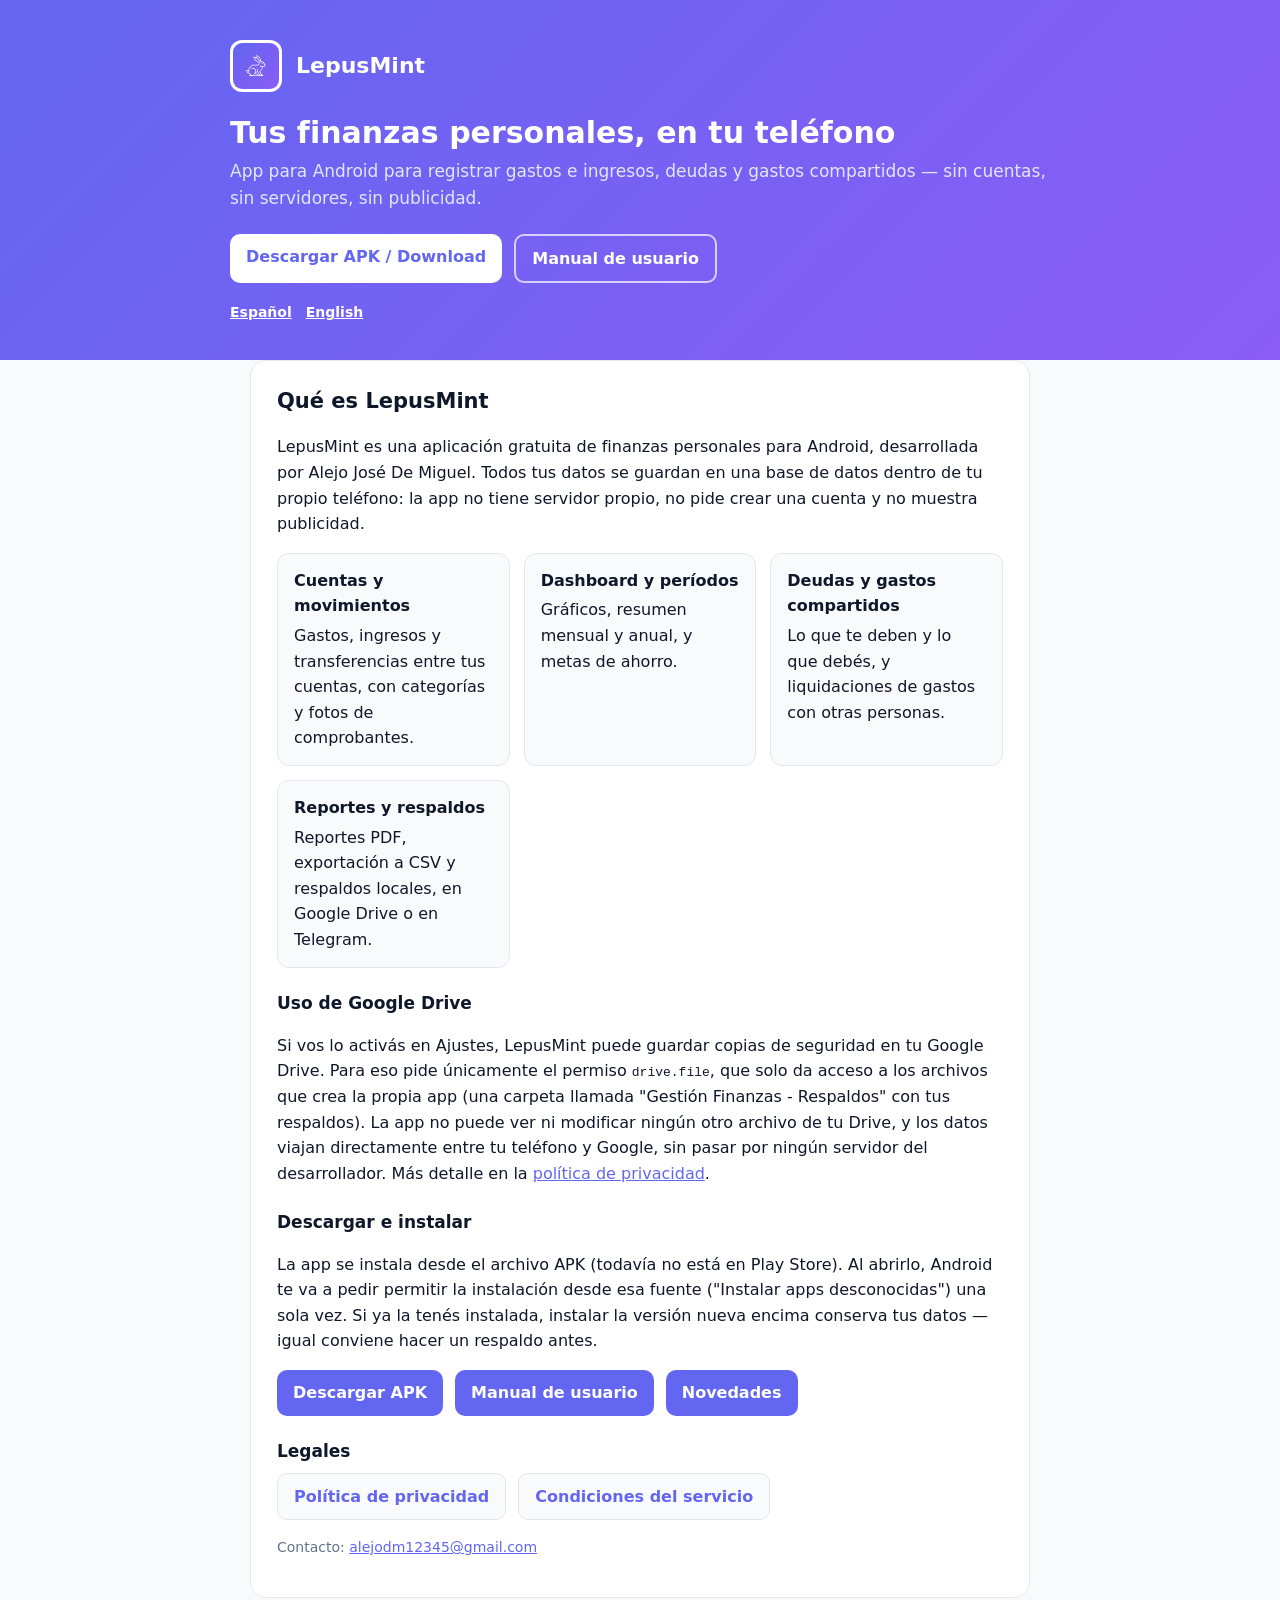
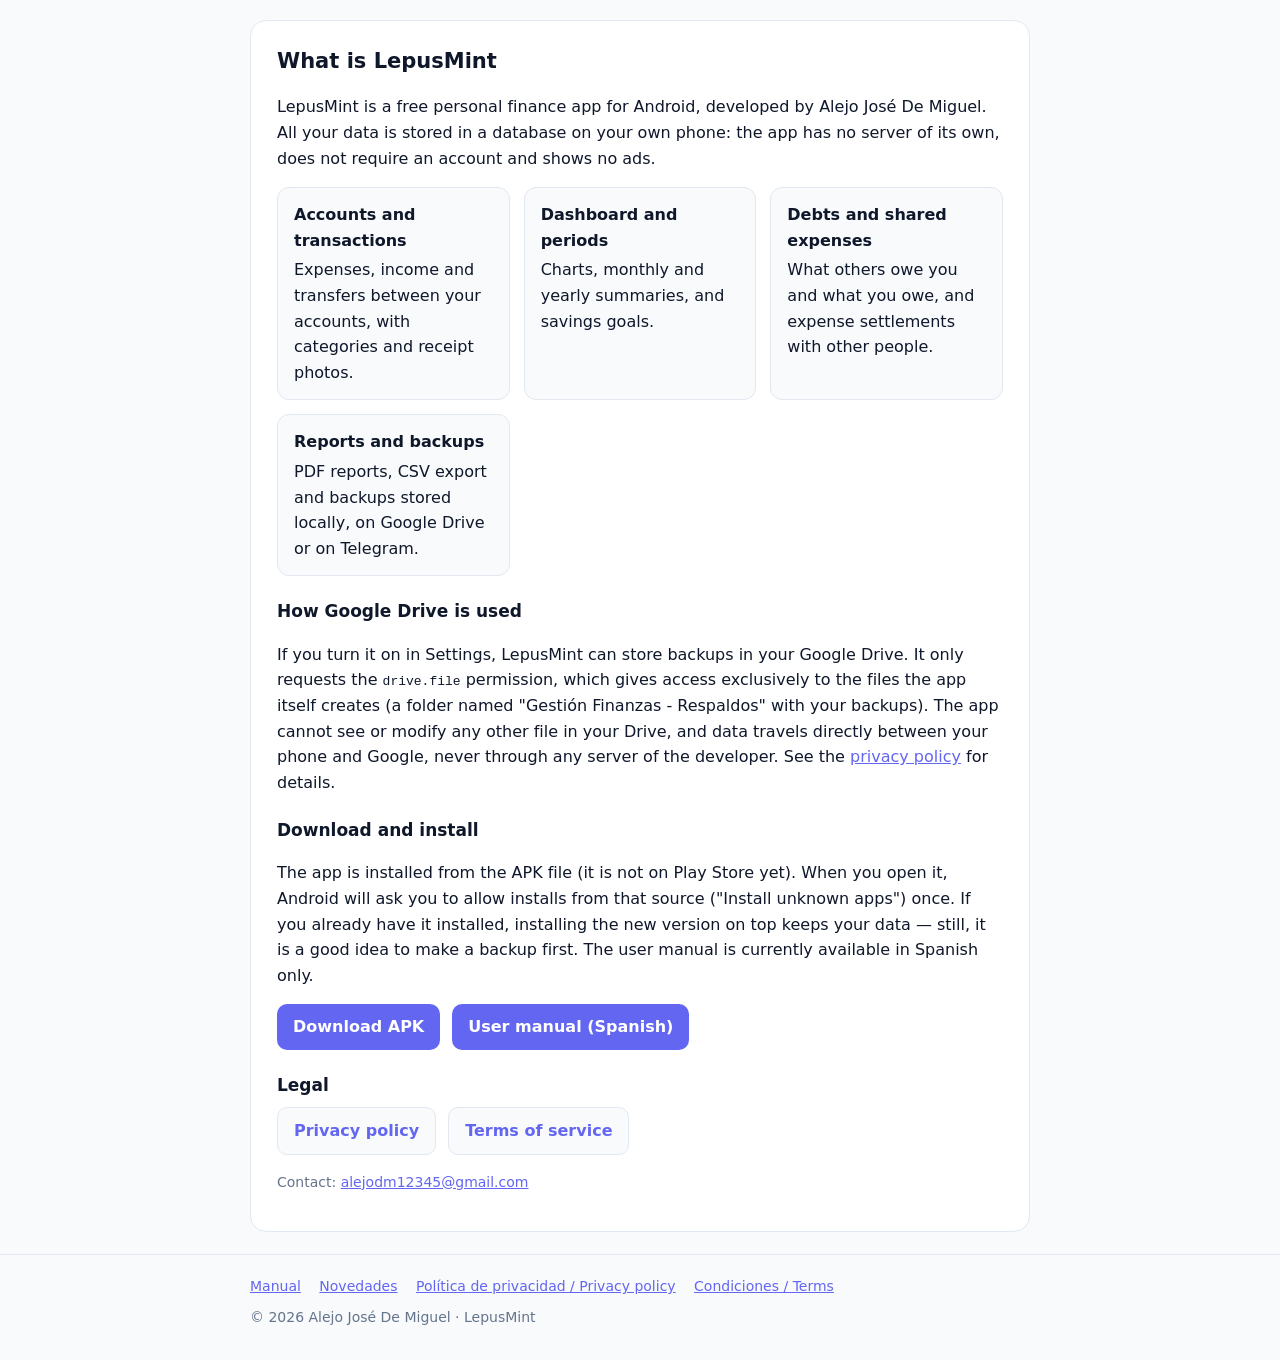
<file: index.html>
<!DOCTYPE html>
<html lang="es">
<head>
<script async src="https://www.googletagmanager.com/gtm.js?id=GTM-TM3XGFKM"></script>
<script>
  window.dataLayer = window.dataLayer || [];
  function gtag(){dataLayer.push(arguments);}
  gtag('js', new Date());
</script>
  <meta charset="utf-8">
  <meta name="viewport" content="width=device-width, initial-scale=1">
  <meta name="google-site-verification" content="Fow7k-uevMTotjqjItCi2-fHGCYd-7_JOabVFNyev8k" />
  <title>LepusMint — App gratis de finanzas personales para Android</title>
  <meta name="description" content="Controlá gastos, ingresos, deudas y gastos compartidos. App gratis para Android, sin cuentas ni publicidad: tus datos quedan en tu teléfono.">
  <meta name="author" content="Alejo José De Miguel">
  <meta name="robots" content="index, follow">
  <meta name="theme-color" content="#6366f1">
  <link rel="canonical" href="https://alejodm.github.io/lepusmint-gestionfinanzas/">
  <meta property="og:type" content="website">
  <meta property="og:site_name" content="LepusMint">
  <meta property="og:title" content="LepusMint — App gratis de finanzas personales para Android">
  <meta property="og:description" content="Controlá gastos, ingresos, deudas y gastos compartidos. App gratis para Android, sin cuentas ni publicidad: tus datos quedan en tu teléfono.">
  <meta property="og:url" content="https://alejodm.github.io/lepusmint-gestionfinanzas/">
  <meta property="og:image" content="https://alejodm.github.io/lepusmint-gestionfinanzas/og-image.png">
  <meta property="og:image:width" content="1200">
  <meta property="og:image:height" content="630">
  <meta property="og:image:alt" content="LepusMint — Tus finanzas personales, en tu teléfono">
  <meta property="og:locale" content="es_AR">
  <meta property="og:locale:alternate" content="en_US">
  <meta name="twitter:card" content="summary_large_image">
  <meta name="twitter:title" content="LepusMint — App gratis de finanzas personales para Android">
  <meta name="twitter:description" content="Controlá gastos, ingresos, deudas y gastos compartidos. App gratis para Android, sin cuentas ni publicidad: tus datos quedan en tu teléfono.">
  <meta name="twitter:image" content="https://alejodm.github.io/lepusmint-gestionfinanzas/og-image.png">
  <script type="application/ld+json">
{
  "@context": "https://schema.org",
  "@type": "SoftwareApplication",
  "name": "LepusMint",
  "alternateName": "Gestión Finanzas",
  "description": "Controlá gastos, ingresos, deudas y gastos compartidos. App gratis para Android, sin cuentas ni publicidad: tus datos quedan en tu teléfono.",
  "url": "https://alejodm.github.io/lepusmint-gestionfinanzas/",
  "image": "https://alejodm.github.io/lepusmint-gestionfinanzas/lepusmint-logo.png",
  "screenshot": "https://alejodm.github.io/lepusmint-gestionfinanzas/og-image.png",
  "operatingSystem": "Android",
  "applicationCategory": "FinanceApplication",
  "inLanguage": [
    "es",
    "en"
  ],
  "isAccessibleForFree": true,
  "downloadUrl": "https://github.com/AlejoDM/lepusmint-gestionfinanzas/releases/latest/download/LepusMint.apk",
  "installUrl": "https://github.com/AlejoDM/lepusmint-gestionfinanzas/releases/latest/download/LepusMint.apk",
  "offers": {
    "@type": "Offer",
    "price": "0",
    "priceCurrency": "ARS"
  },
  "author": {
    "@type": "Person",
    "name": "Alejo José De Miguel",
    "email": "alejodm12345@gmail.com"
  },
  "featureList": [
    "Registro de gastos, ingresos y transferencias",
    "Deudas por persona",
    "Gastos compartidos y liquidaciones",
    "Reportes PDF y exportación a CSV",
    "Respaldos en Google Drive y Telegram",
    "Español e inglés"
  ]
}
  </script>
  <link rel="icon" href="lepusmint-logo.png">
  <link rel="stylesheet" href="style.css">
</head>
<body>
  <header>
    <div class="wrap">
      <a class="brand" href="./"><img src="lepusmint-logo.png" alt="LepusMint"><span>LepusMint</span></a>
      <h1>Tus finanzas personales, en tu teléfono</h1>
      <p>App para Android para registrar gastos e ingresos, deudas y gastos compartidos — sin cuentas, sin servidores, sin publicidad.</p>
      <div class="links hero-links" id="descargar">
        <a class="cta" href="https://github.com/AlejoDM/lepusmint-gestionfinanzas/releases/latest/download/LepusMint.apk">Descargar APK / Download</a>
        <a class="ghost" href="manual.html">Manual de usuario</a>
      </div>
      <nav class="lang"><a href="#es">Español</a><a href="#en">English</a></nav>
    </div>
  </header>

  <main class="wrap">
    <section class="card" id="es">
      <h2>Qué es LepusMint</h2>
      <p>
        LepusMint es una aplicación gratuita de finanzas personales para Android, desarrollada por
        Alejo José De Miguel. Todos tus datos se guardan en una base de datos dentro de tu propio
        teléfono: la app no tiene servidor propio, no pide crear una cuenta y no muestra publicidad.
      </p>
      <div class="features">
        <div class="feature"><strong>Cuentas y movimientos</strong>Gastos, ingresos y transferencias entre tus cuentas, con categorías y fotos de comprobantes.</div>
        <div class="feature"><strong>Dashboard y períodos</strong>Gráficos, resumen mensual y anual, y metas de ahorro.</div>
        <div class="feature"><strong>Deudas y gastos compartidos</strong>Lo que te deben y lo que debés, y liquidaciones de gastos con otras personas.</div>
        <div class="feature"><strong>Reportes y respaldos</strong>Reportes PDF, exportación a CSV y respaldos locales, en Google Drive o en Telegram.</div>
      </div>

      <h3>Uso de Google Drive</h3>
      <p>
        Si vos lo activás en Ajustes, LepusMint puede guardar copias de seguridad en tu Google Drive.
        Para eso pide únicamente el permiso <code>drive.file</code>, que solo da acceso a los archivos
        que crea la propia app (una carpeta llamada "Gestión Finanzas - Respaldos" con tus respaldos).
        La app no puede ver ni modificar ningún otro archivo de tu Drive, y los datos viajan
        directamente entre tu teléfono y Google, sin pasar por ningún servidor del desarrollador.
        Más detalle en la <a href="privacy.html">política de privacidad</a>.
      </p>

      <h3>Descargar e instalar</h3>
      <p>
        La app se instala desde el archivo APK (todavía no está en Play Store). Al abrirlo, Android te
        va a pedir permitir la instalación desde esa fuente ("Instalar apps desconocidas") una sola vez.
        Si ya la tenés instalada, instalar la versión nueva encima conserva tus datos — igual conviene
        hacer un respaldo antes.
      </p>
      <div class="links">
        <a href="https://github.com/AlejoDM/lepusmint-gestionfinanzas/releases/latest/download/LepusMint.apk">Descargar APK</a>
        <a href="manual.html">Manual de usuario</a>
        <a href="novedades.html">Novedades</a>
      </div>

      <h3>Legales</h3>
      <div class="links secondary">
        <a href="privacy.html">Política de privacidad</a>
        <a href="terms.html">Condiciones del servicio</a>
      </div>
      <p class="muted" style="margin-top:16px;">Contacto: <a href="mailto:alejodm12345@gmail.com">alejodm12345@gmail.com</a></p>
    </section>

    <section class="card" id="en">
      <h2>What is LepusMint</h2>
      <p>
        LepusMint is a free personal finance app for Android, developed by Alejo José De Miguel. All
        your data is stored in a database on your own phone: the app has no server of its own, does
        not require an account and shows no ads.
      </p>
      <div class="features">
        <div class="feature"><strong>Accounts and transactions</strong>Expenses, income and transfers between your accounts, with categories and receipt photos.</div>
        <div class="feature"><strong>Dashboard and periods</strong>Charts, monthly and yearly summaries, and savings goals.</div>
        <div class="feature"><strong>Debts and shared expenses</strong>What others owe you and what you owe, and expense settlements with other people.</div>
        <div class="feature"><strong>Reports and backups</strong>PDF reports, CSV export and backups stored locally, on Google Drive or on Telegram.</div>
      </div>

      <h3>How Google Drive is used</h3>
      <p>
        If you turn it on in Settings, LepusMint can store backups in your Google Drive. It only
        requests the <code>drive.file</code> permission, which gives access exclusively to the files
        the app itself creates (a folder named "Gestión Finanzas - Respaldos" with your backups). The
        app cannot see or modify any other file in your Drive, and data travels directly between your
        phone and Google, never through any server of the developer. See the
        <a href="privacy.html#en">privacy policy</a> for details.
      </p>

      <h3>Download and install</h3>
      <p>
        The app is installed from the APK file (it is not on Play Store yet). When you open it, Android
        will ask you to allow installs from that source ("Install unknown apps") once. If you already
        have it installed, installing the new version on top keeps your data — still, it is a good idea
        to make a backup first. The user manual is currently available in Spanish only.
      </p>
      <div class="links">
        <a href="https://github.com/AlejoDM/lepusmint-gestionfinanzas/releases/latest/download/LepusMint.apk">Download APK</a>
        <a href="manual.html">User manual (Spanish)</a>
      </div>

      <h3>Legal</h3>
      <div class="links secondary">
        <a href="privacy.html#en">Privacy policy</a>
        <a href="terms.html#en">Terms of service</a>
      </div>
      <p class="muted" style="margin-top:16px;">Contact: <a href="mailto:alejodm12345@gmail.com">alejodm12345@gmail.com</a></p>
    </section>
  </main>

  <footer>
    <div class="wrap">
      <a href="manual.html">Manual</a>
      <a href="novedades.html">Novedades</a>
      <a href="privacy.html">Política de privacidad / Privacy policy</a>
      <a href="terms.html">Condiciones / Terms</a>
      <div style="margin-top:8px;">© 2026 Alejo José De Miguel · LepusMint</div>
    </div>
  </footer>
</body>
</html>
</file>
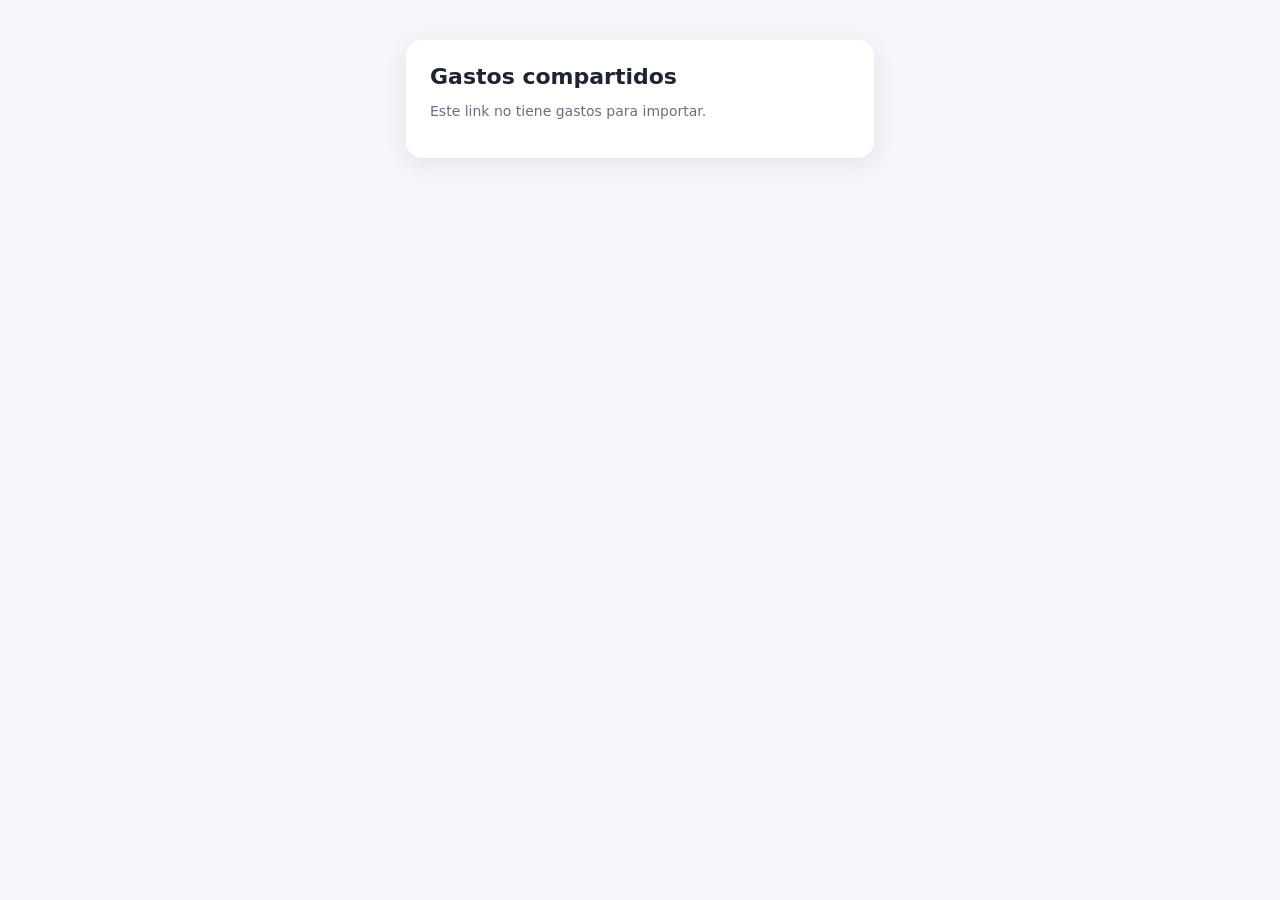
<file: abrir.html>
<!doctype html>
<html lang="es">
<head>
<script async src="https://www.googletagmanager.com/gtm.js?id=GTM-TM3XGFKM"></script>
<script>
  window.dataLayer = window.dataLayer || [];
  function gtag(){dataLayer.push(arguments);}
  gtag('js', new Date());
</script>
  <meta charset="utf-8">
  <meta name="viewport" content="width=device-width, initial-scale=1">
  <meta name="robots" content="noindex">
  <title>Abrir en LepusMint</title>
  <style>
    body { margin: 0; font-family: system-ui, -apple-system, "Segoe UI", Roboto, sans-serif; background: #f5f6fa; color: #1e2433; }
    .card { max-width: 420px; margin: 40px auto; padding: 24px; background: #fff; border-radius: 16px; box-shadow: 0 6px 24px rgba(30, 36, 51, .08); }
    h1 { font-size: 22px; margin: 0 0 12px; }
    p { line-height: 1.5; margin: 0 0 12px; }
    .muted { color: #667085; font-size: 14px; }
    .btn { display: block; text-align: center; padding: 14px; border-radius: 12px; background: #6366f1; color: #fff; text-decoration: none; font-weight: 600; margin-top: 16px; }
    .hidden { display: none; }
  </style>
</head>
<body>
  <main class="card">
    <h1>Gastos compartidos</h1>
    <p id="resumen" class="muted">Leyendo el link…</p>
    <a id="abrir" class="btn hidden" href="#">Abrir en LepusMint</a>
    <div id="ayuda" class="hidden">
      <p class="muted">¿No se abrió la app? Si todavía no la tenés, instalala y volvé a tocar el link.</p>
      <a class="btn" href="index.html#descargar">Descargar LepusMint</a>
    </div>
  </main>
  <script>
    (function () {
      var resumen = document.getElementById('resumen');
      var match = /(?:^|&)d=([A-Za-z0-9_-]+)/.exec((location.hash || '').slice(1));
      if (!match) {
        resumen.textContent = 'Este link no tiene gastos para importar.';
        return;
      }
      var encoded = match[1];

      function base64UrlToBytes(text) {
        var base64 = text.replace(/-/g, '+').replace(/_/g, '/');
        while (base64.length % 4) base64 += '=';
        var binary = atob(base64);
        var bytes = new Uint8Array(binary.length);
        for (var i = 0; i < binary.length; i++) bytes[i] = binary.charCodeAt(i);
        return bytes;
      }

      // Los datos no salen del navegador: se leen acá y se pasan a la app del mismo celular.
      var stream = new Blob([base64UrlToBytes(encoded)]).stream().pipeThrough(new DecompressionStream('deflate'));
      new Response(stream).text().then(function (text) {
        var data = JSON.parse(text);
        var items = Array.isArray(data.items) ? data.items : [];
        var total = items.reduce(function (sum, item) { return sum + (Number(item.amount) || 0); }, 0);
        var money = '$ ' + new Intl.NumberFormat('es-AR', { maximumFractionDigits: 2 }).format(total);
        resumen.textContent = 'Te compartieron ' + items.length + ' gastos' + (data.groupName ? ' de ' + data.groupName : '') +
          ' por un total de ' + money + '. Abrilo en LepusMint para elegir a qué grupo agregarlos.';

        var abrir = document.getElementById('abrir');
        abrir.href = 'lepusmint://importar#d=' + encoded;
        abrir.classList.remove('hidden');
        setTimeout(function () { document.getElementById('ayuda').classList.remove('hidden'); }, 2000);
      }).catch(function () {
        resumen.textContent = 'No pudimos leer este link. Pedile a quien te lo mandó que lo genere de nuevo.';
      });
    })();
  </script>
</body>
</html>
</file>
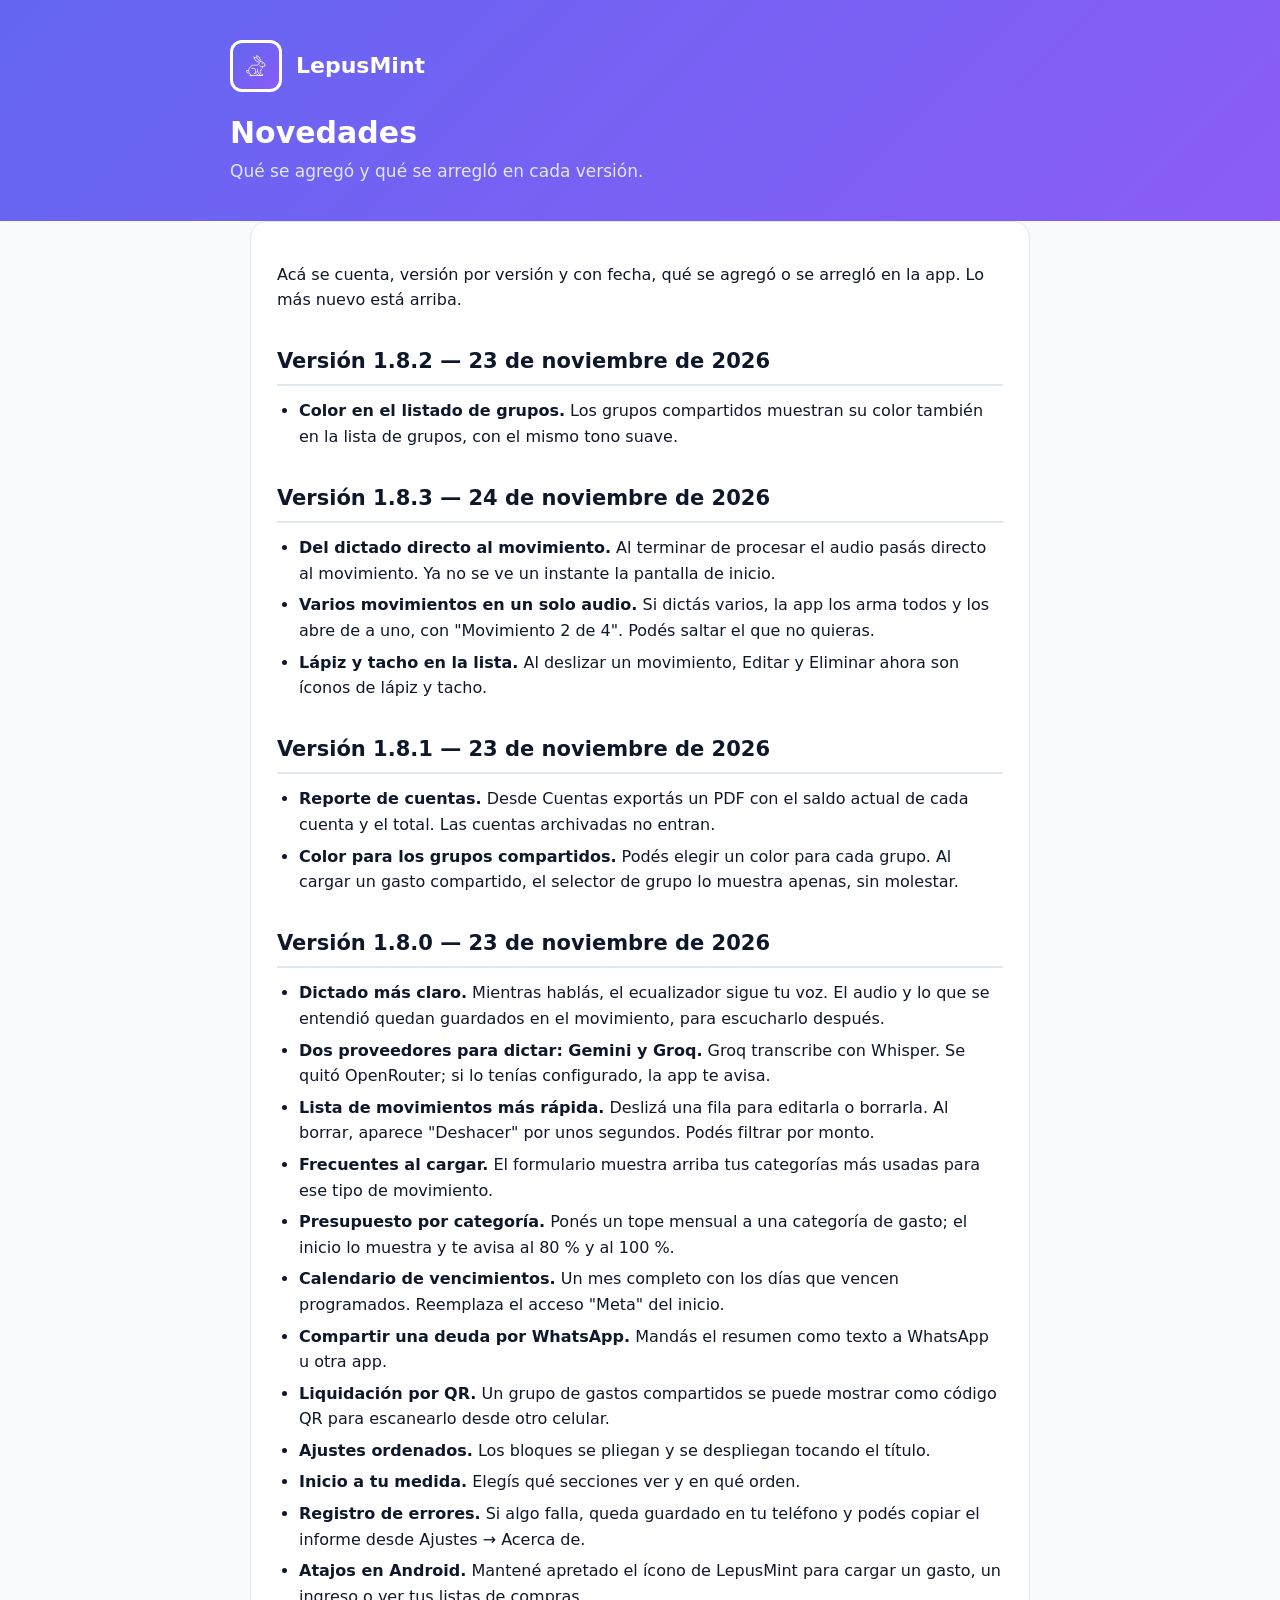
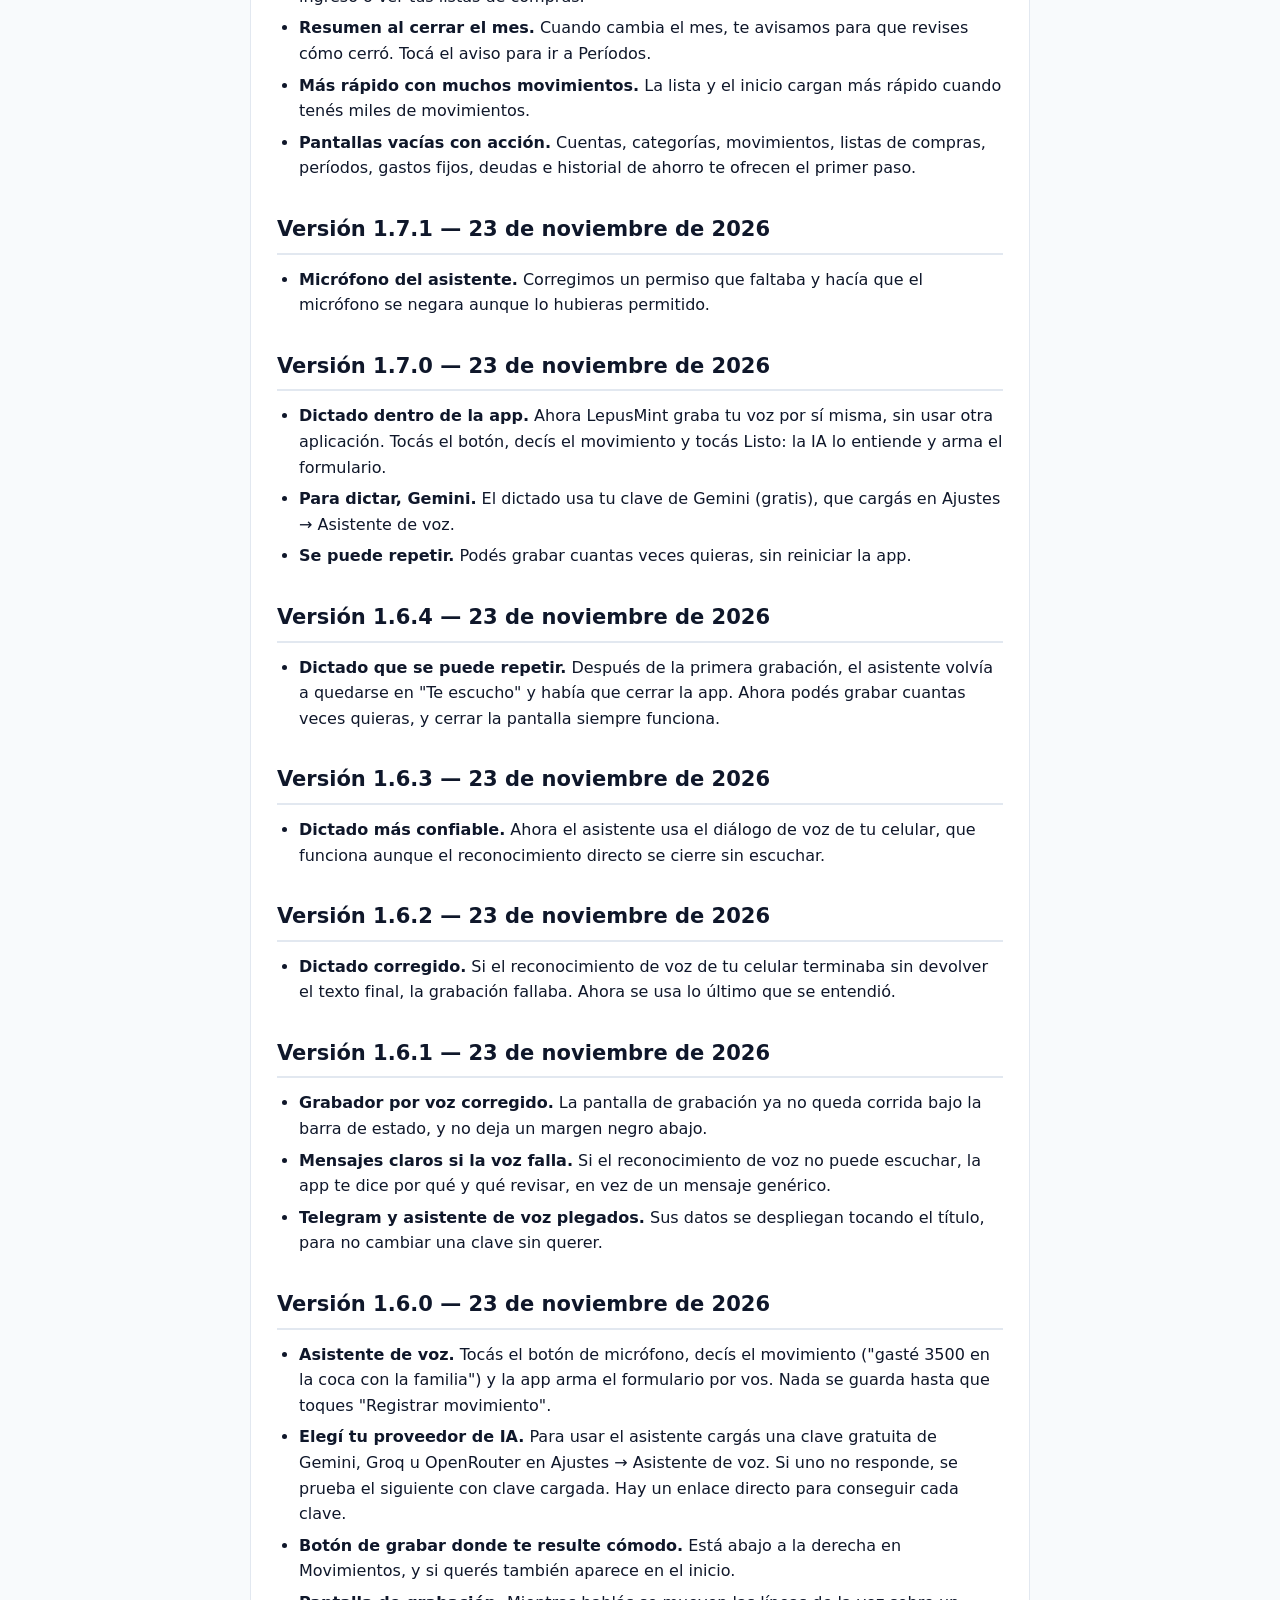
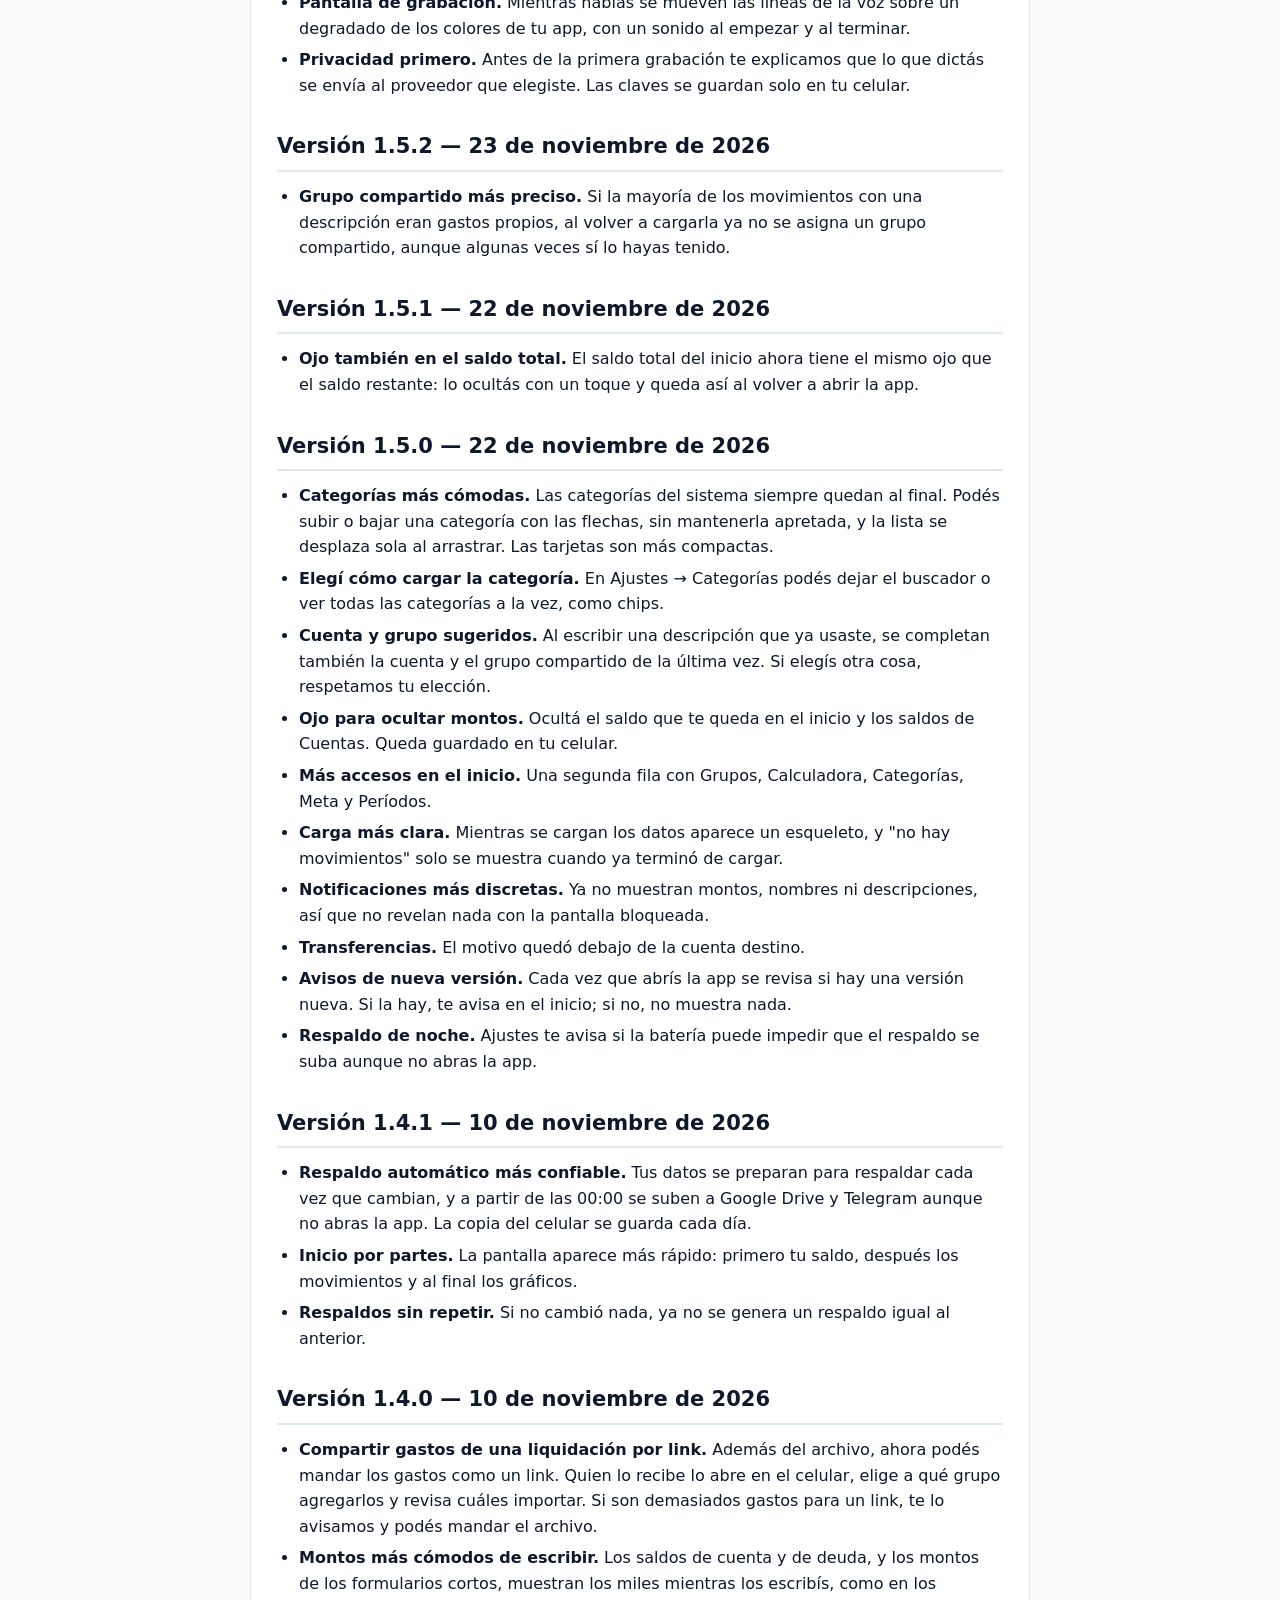
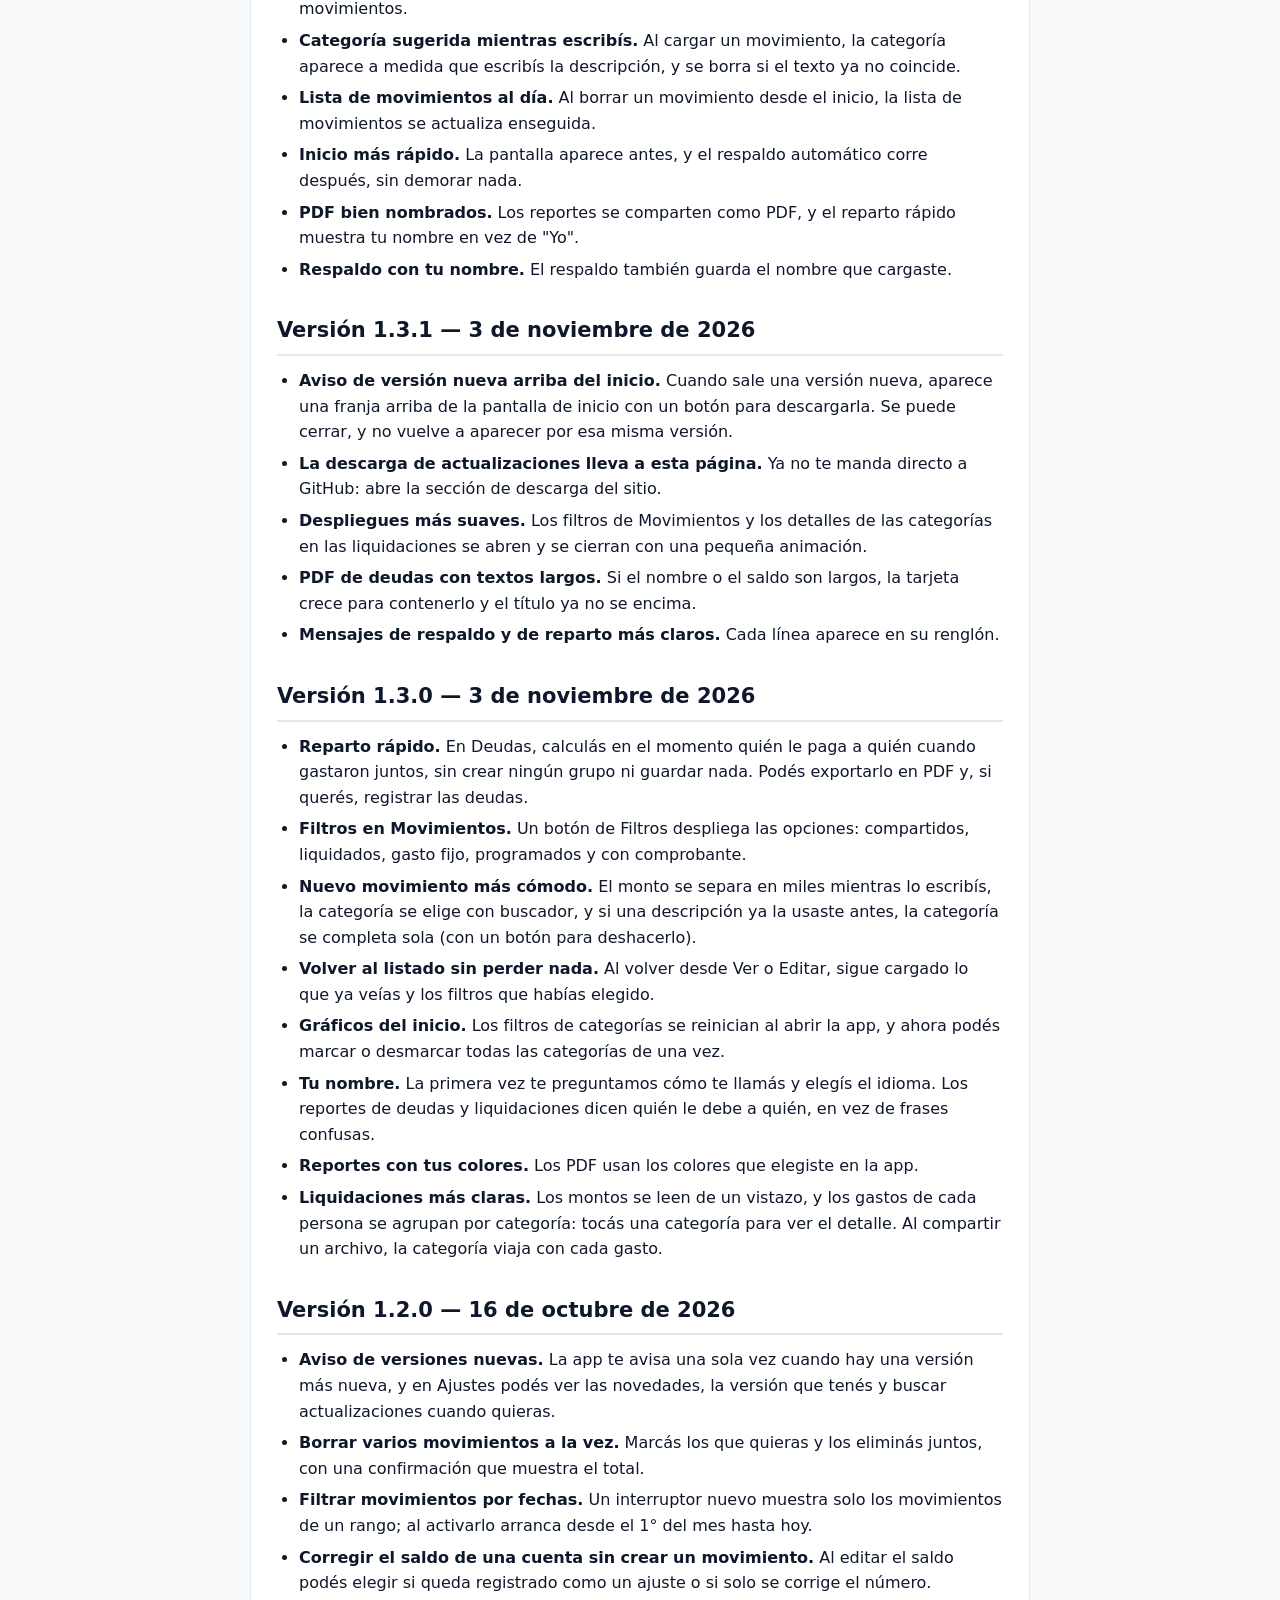
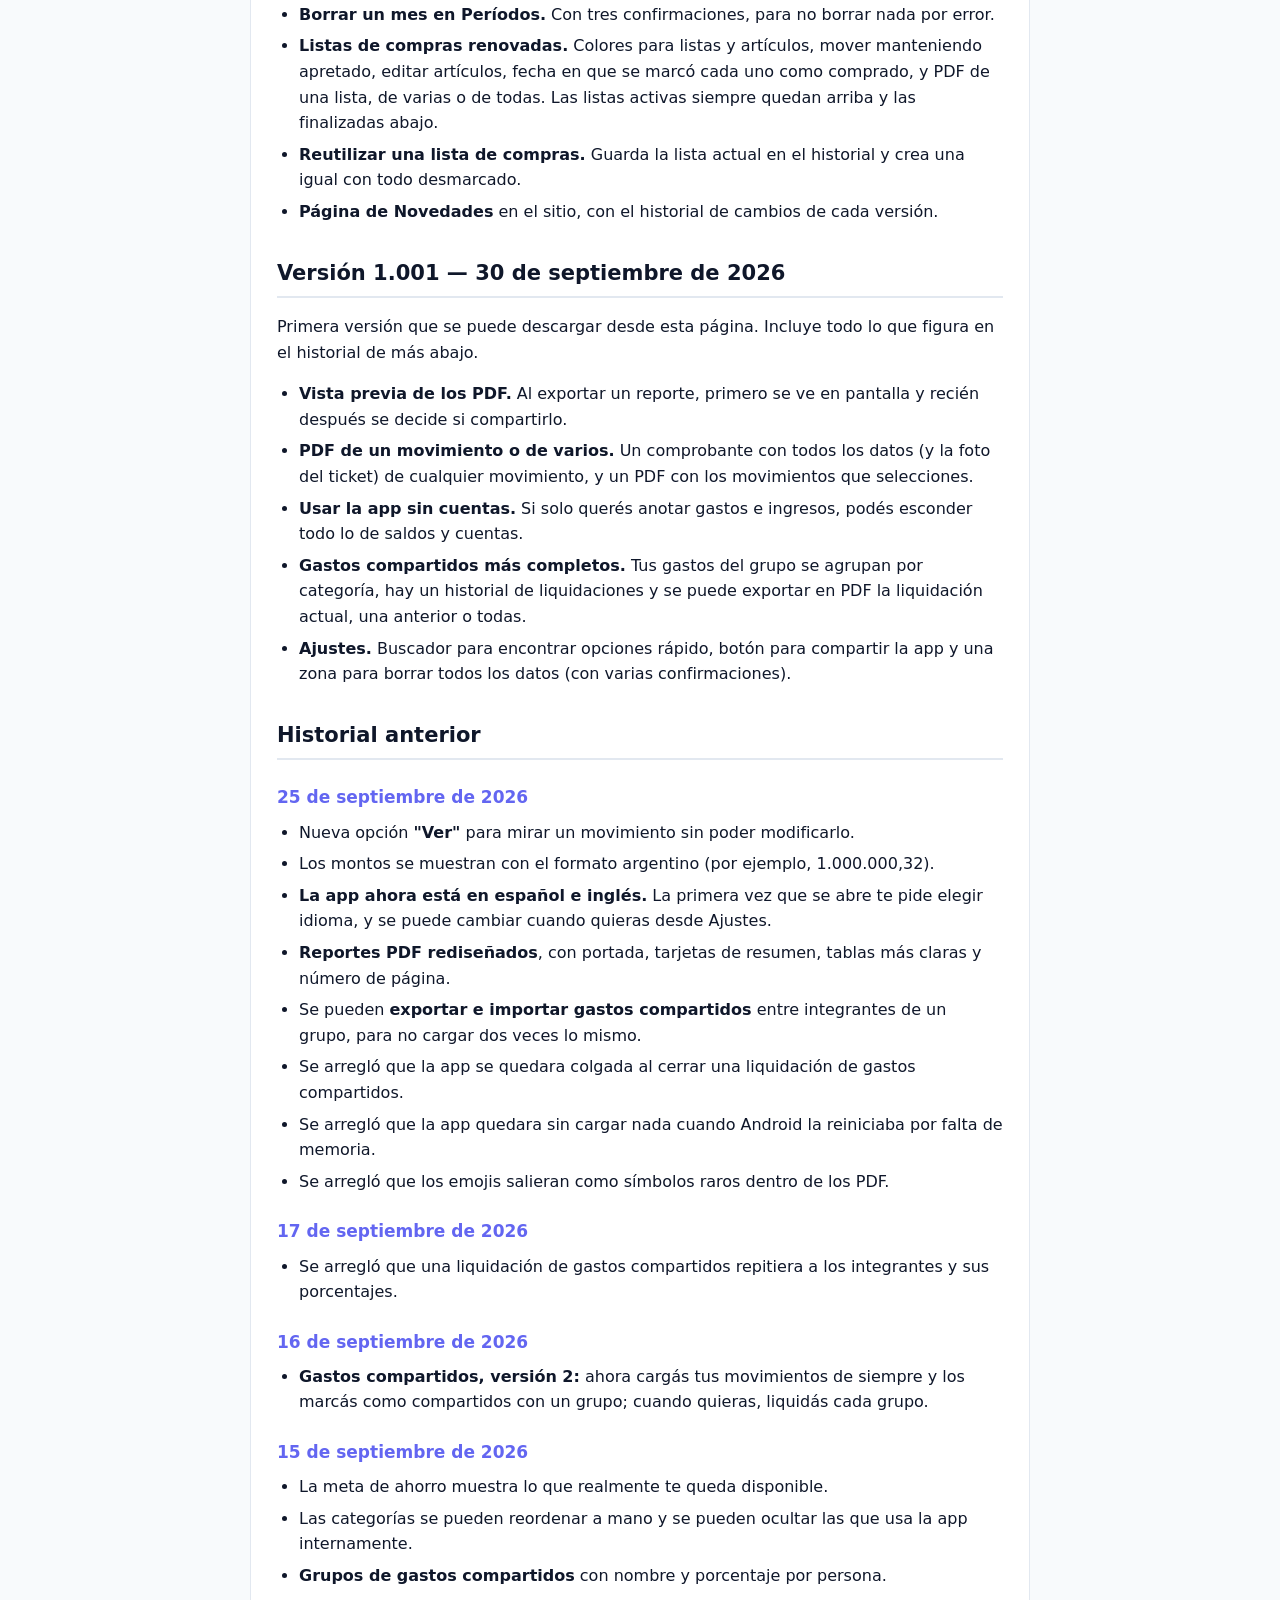
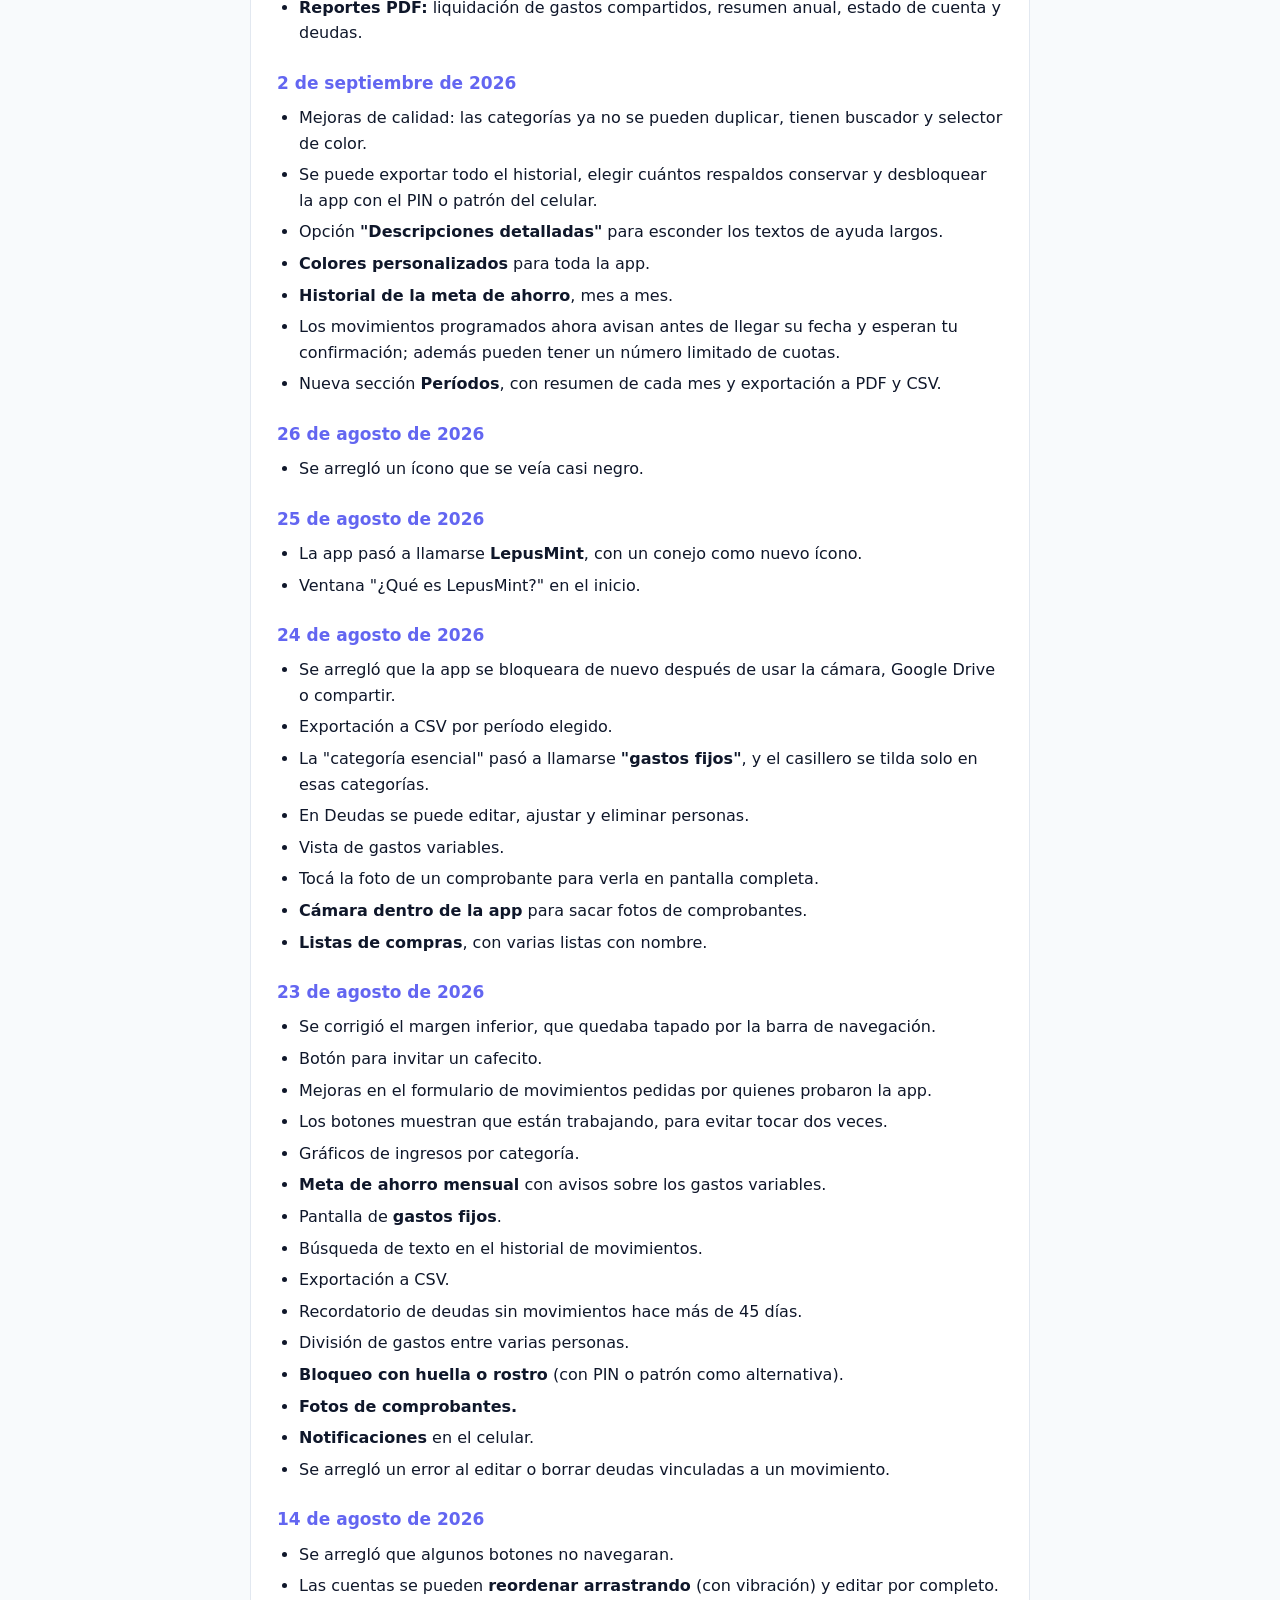
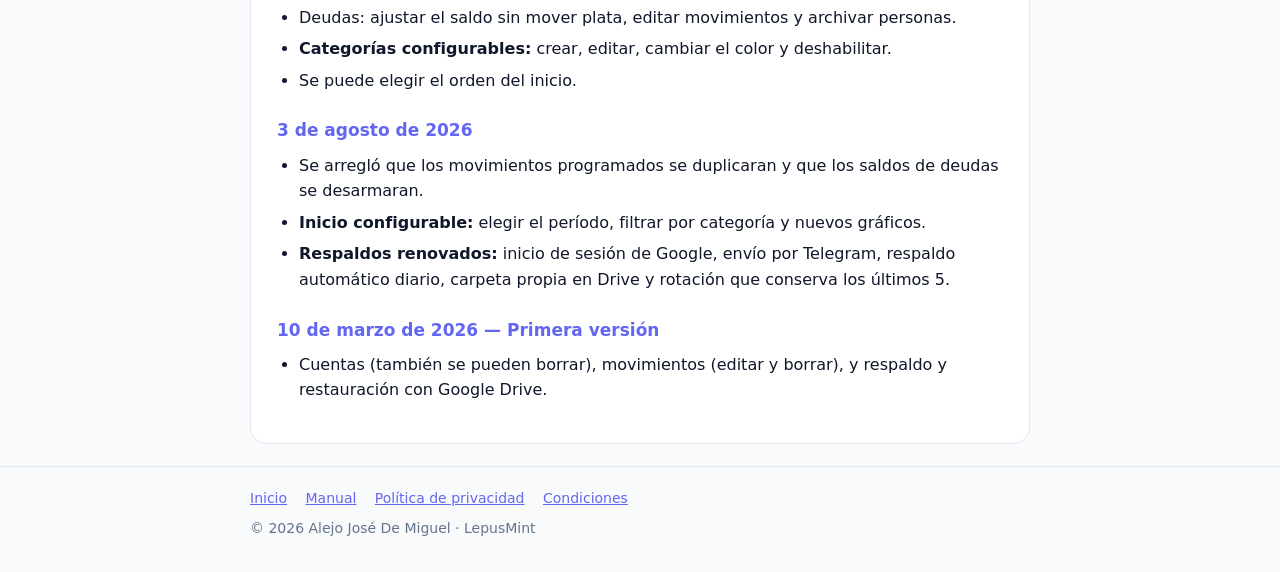
<file: novedades.html>
<!DOCTYPE html>
<html lang="es">
<head>
  <script async src="https://www.googletagmanager.com/gtm.js?id=GTM-TM3XGFKM"></script>
  <script>
    window.dataLayer = window.dataLayer || [];
    function gtag(){dataLayer.push(arguments);}
    gtag('js', new Date());
  </script>
  <meta charset="utf-8">
  <meta name="viewport" content="width=device-width, initial-scale=1">
  <title>Novedades de LepusMint: qué cambió en cada versión</title>
  <meta name="description" content="Historial de novedades de LepusMint, la app gratuita de finanzas personales para Android: qué se agregó y qué se arregló en cada versión, con su fecha.">
  <meta name="author" content="Alejo José De Miguel">
  <meta name="robots" content="index, follow">
  <meta name="theme-color" content="#6366f1">
  <link rel="canonical" href="https://alejodm.github.io/lepusmint-gestionfinanzas/novedades.html">
  <meta property="og:type" content="article">
  <meta property="og:site_name" content="LepusMint">
  <meta property="og:title" content="Novedades de LepusMint: qué cambió en cada versión">
  <meta property="og:description" content="Historial de novedades de LepusMint, la app gratuita de finanzas personales para Android: qué se agregó y qué se arregló en cada versión, con su fecha.">
  <meta property="og:url" content="https://alejodm.github.io/lepusmint-gestionfinanzas/novedades.html">
  <meta property="og:image" content="https://alejodm.github.io/lepusmint-gestionfinanzas/og-image.png">
  <meta name="twitter:card" content="summary_large_image">
  <link rel="icon" href="lepusmint-logo.png">
  <link rel="stylesheet" href="style.css">
  <style>
    main h2 { margin-top: 32px; padding-bottom: 6px; border-bottom: 2px solid var(--border); }
    main h3 { margin-top: 24px; color: var(--primary); }
    main ul { margin-top: 8px; }
  </style>
</head>
<body>
  <header>
    <div class="wrap">
      <a class="brand" href="./"><img src="lepusmint-logo.png" alt="LepusMint"><span>LepusMint</span></a>
      <h1>Novedades</h1>
      <p>Qué se agregó y qué se arregló en cada versión.</p>
    </div>
  </header>

  <main class="wrap">
    <section class="card">
<p>Acá se cuenta, versión por versión y con fecha, qué se agregó o se arregló en la app. Lo más nuevo está arriba.</p>
<h2 id="version-1-8-2-23-de-noviembre-de-2026">Versión 1.8.2 — 23 de noviembre de 2026</h2>
<ul>
  <li><strong>Color en el listado de grupos.</strong> Los grupos compartidos muestran su color también en la lista de grupos, con el mismo tono suave.</li>
</ul>
<h2 id="version-1-8-3-24-de-noviembre-de-2026">Versión 1.8.3 — 24 de noviembre de 2026</h2>
<ul>
  <li><strong>Del dictado directo al movimiento.</strong> Al terminar de procesar el audio pasás directo al movimiento. Ya no se ve un instante la pantalla de inicio.</li>
  <li><strong>Varios movimientos en un solo audio.</strong> Si dictás varios, la app los arma todos y los abre de a uno, con "Movimiento 2 de 4". Podés saltar el que no quieras.</li>
  <li><strong>Lápiz y tacho en la lista.</strong> Al deslizar un movimiento, Editar y Eliminar ahora son íconos de lápiz y tacho.</li>
</ul>
<h2 id="version-1-8-1-23-de-noviembre-de-2026">Versión 1.8.1 — 23 de noviembre de 2026</h2>
<ul>
  <li><strong>Reporte de cuentas.</strong> Desde Cuentas exportás un PDF con el saldo actual de cada cuenta y el total. Las cuentas archivadas no entran.</li>
  <li><strong>Color para los grupos compartidos.</strong> Podés elegir un color para cada grupo. Al cargar un gasto compartido, el selector de grupo lo muestra apenas, sin molestar.</li>
</ul>
<h2 id="version-1-8-0-23-de-noviembre-de-2026">Versión 1.8.0 — 23 de noviembre de 2026</h2>
<ul>
  <li><strong>Dictado más claro.</strong> Mientras hablás, el ecualizador sigue tu voz. El audio y lo que se entendió quedan guardados en el movimiento, para escucharlo después.</li>
  <li><strong>Dos proveedores para dictar: Gemini y Groq.</strong> Groq transcribe con Whisper. Se quitó OpenRouter; si lo tenías configurado, la app te avisa.</li>
  <li><strong>Lista de movimientos más rápida.</strong> Deslizá una fila para editarla o borrarla. Al borrar, aparece "Deshacer" por unos segundos. Podés filtrar por monto.</li>
  <li><strong>Frecuentes al cargar.</strong> El formulario muestra arriba tus categorías más usadas para ese tipo de movimiento.</li>
  <li><strong>Presupuesto por categoría.</strong> Ponés un tope mensual a una categoría de gasto; el inicio lo muestra y te avisa al 80 % y al 100 %.</li>
  <li><strong>Calendario de vencimientos.</strong> Un mes completo con los días que vencen programados. Reemplaza el acceso "Meta" del inicio.</li>
  <li><strong>Compartir una deuda por WhatsApp.</strong> Mandás el resumen como texto a WhatsApp u otra app.</li>
  <li><strong>Liquidación por QR.</strong> Un grupo de gastos compartidos se puede mostrar como código QR para escanearlo desde otro celular.</li>
  <li><strong>Ajustes ordenados.</strong> Los bloques se pliegan y se despliegan tocando el título.</li>
  <li><strong>Inicio a tu medida.</strong> Elegís qué secciones ver y en qué orden.</li>
  <li><strong>Registro de errores.</strong> Si algo falla, queda guardado en tu teléfono y podés copiar el informe desde Ajustes → Acerca de.</li>
  <li><strong>Atajos en Android.</strong> Mantené apretado el ícono de LepusMint para cargar un gasto, un ingreso o ver tus listas de compras.</li>
  <li><strong>Resumen al cerrar el mes.</strong> Cuando cambia el mes, te avisamos para que revises cómo cerró. Tocá el aviso para ir a Períodos.</li>
  <li><strong>Más rápido con muchos movimientos.</strong> La lista y el inicio cargan más rápido cuando tenés miles de movimientos.</li>
  <li><strong>Pantallas vacías con acción.</strong> Cuentas, categorías, movimientos, listas de compras, períodos, gastos fijos, deudas e historial de ahorro te ofrecen el primer paso.</li>
</ul>
<h2 id="version-1-7-1-23-de-noviembre-de-2026">Versión 1.7.1 — 23 de noviembre de 2026</h2>
<ul>
  <li><strong>Micrófono del asistente.</strong> Corregimos un permiso que faltaba y hacía que el micrófono se negara aunque lo hubieras permitido.</li>
</ul>
<h2 id="version-1-7-0-23-de-noviembre-de-2026">Versión 1.7.0 — 23 de noviembre de 2026</h2>
<ul>
  <li><strong>Dictado dentro de la app.</strong> Ahora LepusMint graba tu voz por sí misma, sin usar otra aplicación. Tocás el botón, decís el movimiento y tocás Listo: la IA lo entiende y arma el formulario.</li>
  <li><strong>Para dictar, Gemini.</strong> El dictado usa tu clave de Gemini (gratis), que cargás en Ajustes → Asistente de voz.</li>
  <li><strong>Se puede repetir.</strong> Podés grabar cuantas veces quieras, sin reiniciar la app.</li>
</ul>
<h2 id="version-1-6-4-23-de-noviembre-de-2026">Versión 1.6.4 — 23 de noviembre de 2026</h2>
<ul>
  <li><strong>Dictado que se puede repetir.</strong> Después de la primera grabación, el asistente volvía a quedarse en "Te escucho" y había que cerrar la app. Ahora podés grabar cuantas veces quieras, y cerrar la pantalla siempre funciona.</li>
</ul>
<h2 id="version-1-6-3-23-de-noviembre-de-2026">Versión 1.6.3 — 23 de noviembre de 2026</h2>
<ul>
  <li><strong>Dictado más confiable.</strong> Ahora el asistente usa el diálogo de voz de tu celular, que funciona aunque el reconocimiento directo se cierre sin escuchar.</li>
</ul>
<h2 id="version-1-6-2-23-de-noviembre-de-2026">Versión 1.6.2 — 23 de noviembre de 2026</h2>
<ul>
  <li><strong>Dictado corregido.</strong> Si el reconocimiento de voz de tu celular terminaba sin devolver el texto final, la grabación fallaba. Ahora se usa lo último que se entendió.</li>
</ul>
<h2 id="version-1-6-1-23-de-noviembre-de-2026">Versión 1.6.1 — 23 de noviembre de 2026</h2>
<ul>
  <li><strong>Grabador por voz corregido.</strong> La pantalla de grabación ya no queda corrida bajo la barra de estado, y no deja un margen negro abajo.</li>
  <li><strong>Mensajes claros si la voz falla.</strong> Si el reconocimiento de voz no puede escuchar, la app te dice por qué y qué revisar, en vez de un mensaje genérico.</li>
  <li><strong>Telegram y asistente de voz plegados.</strong> Sus datos se despliegan tocando el título, para no cambiar una clave sin querer.</li>
</ul>
<h2 id="version-1-6-0-23-de-noviembre-de-2026">Versión 1.6.0 — 23 de noviembre de 2026</h2>
<ul>
  <li><strong>Asistente de voz.</strong> Tocás el botón de micrófono, decís el movimiento ("gasté 3500 en la coca con la familia") y la app arma el formulario por vos. Nada se guarda hasta que toques "Registrar movimiento".</li>
  <li><strong>Elegí tu proveedor de IA.</strong> Para usar el asistente cargás una clave gratuita de Gemini, Groq u OpenRouter en Ajustes → Asistente de voz. Si uno no responde, se prueba el siguiente con clave cargada. Hay un enlace directo para conseguir cada clave.</li>
  <li><strong>Botón de grabar donde te resulte cómodo.</strong> Está abajo a la derecha en Movimientos, y si querés también aparece en el inicio.</li>
  <li><strong>Pantalla de grabación.</strong> Mientras hablás se mueven las líneas de la voz sobre un degradado de los colores de tu app, con un sonido al empezar y al terminar.</li>
  <li><strong>Privacidad primero.</strong> Antes de la primera grabación te explicamos que lo que dictás se envía al proveedor que elegiste. Las claves se guardan solo en tu celular.</li>
</ul>
<h2 id="version-1-5-2-23-de-noviembre-de-2026">Versión 1.5.2 — 23 de noviembre de 2026</h2>
<ul>
  <li><strong>Grupo compartido más preciso.</strong> Si la mayoría de los movimientos con una descripción eran gastos propios, al volver a cargarla ya no se asigna un grupo compartido, aunque algunas veces sí lo hayas tenido.</li>
</ul>
<h2 id="version-1-5-1-22-de-noviembre-de-2026">Versión 1.5.1 — 22 de noviembre de 2026</h2>
<ul>
  <li><strong>Ojo también en el saldo total.</strong> El saldo total del inicio ahora tiene el mismo ojo que el saldo restante: lo ocultás con un toque y queda así al volver a abrir la app.</li>
</ul>
<h2 id="version-1-5-0-22-de-noviembre-de-2026">Versión 1.5.0 — 22 de noviembre de 2026</h2>
<ul>
  <li><strong>Categorías más cómodas.</strong> Las categorías del sistema siempre quedan al final. Podés subir o bajar una categoría con las flechas, sin mantenerla apretada, y la lista se desplaza sola al arrastrar. Las tarjetas son más compactas.</li>
  <li><strong>Elegí cómo cargar la categoría.</strong> En Ajustes → Categorías podés dejar el buscador o ver todas las categorías a la vez, como chips.</li>
  <li><strong>Cuenta y grupo sugeridos.</strong> Al escribir una descripción que ya usaste, se completan también la cuenta y el grupo compartido de la última vez. Si elegís otra cosa, respetamos tu elección.</li>
  <li><strong>Ojo para ocultar montos.</strong> Ocultá el saldo que te queda en el inicio y los saldos de Cuentas. Queda guardado en tu celular.</li>
  <li><strong>Más accesos en el inicio.</strong> Una segunda fila con Grupos, Calculadora, Categorías, Meta y Períodos.</li>
  <li><strong>Carga más clara.</strong> Mientras se cargan los datos aparece un esqueleto, y "no hay movimientos" solo se muestra cuando ya terminó de cargar.</li>
  <li><strong>Notificaciones más discretas.</strong> Ya no muestran montos, nombres ni descripciones, así que no revelan nada con la pantalla bloqueada.</li>
  <li><strong>Transferencias.</strong> El motivo quedó debajo de la cuenta destino.</li>
  <li><strong>Avisos de nueva versión.</strong> Cada vez que abrís la app se revisa si hay una versión nueva. Si la hay, te avisa en el inicio; si no, no muestra nada.</li>
  <li><strong>Respaldo de noche.</strong> Ajustes te avisa si la batería puede impedir que el respaldo se suba aunque no abras la app.</li>
</ul>
<h2 id="version-1-4-1-10-de-noviembre-de-2026">Versión 1.4.1 — 10 de noviembre de 2026</h2>
<ul>
  <li><strong>Respaldo automático más confiable.</strong> Tus datos se preparan para respaldar cada vez que cambian, y a partir de las 00:00 se suben a Google Drive y Telegram aunque no abras la app. La copia del celular se guarda cada día.</li>
  <li><strong>Inicio por partes.</strong> La pantalla aparece más rápido: primero tu saldo, después los movimientos y al final los gráficos.</li>
  <li><strong>Respaldos sin repetir.</strong> Si no cambió nada, ya no se genera un respaldo igual al anterior.</li>
</ul>
<h2 id="version-1-4-0-10-de-noviembre-de-2026">Versión 1.4.0 — 10 de noviembre de 2026</h2>
<ul>
  <li><strong>Compartir gastos de una liquidación por link.</strong> Además del archivo, ahora podés mandar los gastos como un link. Quien lo recibe lo abre en el celular, elige a qué grupo agregarlos y revisa cuáles importar. Si son demasiados gastos para un link, te lo avisamos y podés mandar el archivo.</li>
  <li><strong>Montos más cómodos de escribir.</strong> Los saldos de cuenta y de deuda, y los montos de los formularios cortos, muestran los miles mientras los escribís, como en los movimientos.</li>
  <li><strong>Categoría sugerida mientras escribís.</strong> Al cargar un movimiento, la categoría aparece a medida que escribís la descripción, y se borra si el texto ya no coincide.</li>
  <li><strong>Lista de movimientos al día.</strong> Al borrar un movimiento desde el inicio, la lista de movimientos se actualiza enseguida.</li>
  <li><strong>Inicio más rápido.</strong> La pantalla aparece antes, y el respaldo automático corre después, sin demorar nada.</li>
  <li><strong>PDF bien nombrados.</strong> Los reportes se comparten como PDF, y el reparto rápido muestra tu nombre en vez de "Yo".</li>
  <li><strong>Respaldo con tu nombre.</strong> El respaldo también guarda el nombre que cargaste.</li>
</ul>
<h2 id="version-1-3-1-3-de-noviembre-de-2026">Versión 1.3.1 — 3 de noviembre de 2026</h2>
<ul>
  <li><strong>Aviso de versión nueva arriba del inicio.</strong> Cuando sale una versión nueva, aparece una franja arriba de la pantalla de inicio con un botón para descargarla. Se puede cerrar, y no vuelve a aparecer por esa misma versión.</li>
  <li><strong>La descarga de actualizaciones lleva a esta página.</strong> Ya no te manda directo a GitHub: abre la sección de descarga del sitio.</li>
  <li><strong>Despliegues más suaves.</strong> Los filtros de Movimientos y los detalles de las categorías en las liquidaciones se abren y se cierran con una pequeña animación.</li>
  <li><strong>PDF de deudas con textos largos.</strong> Si el nombre o el saldo son largos, la tarjeta crece para contenerlo y el título ya no se encima.</li>
  <li><strong>Mensajes de respaldo y de reparto más claros.</strong> Cada línea aparece en su renglón.</li>
</ul>
<h2 id="version-1-3-0-3-de-noviembre-de-2026">Versión 1.3.0 — 3 de noviembre de 2026</h2>
<ul>
  <li><strong>Reparto rápido.</strong> En Deudas, calculás en el momento quién le paga a quién cuando gastaron juntos, sin crear ningún grupo ni guardar nada. Podés exportarlo en PDF y, si querés, registrar las deudas.</li>
  <li><strong>Filtros en Movimientos.</strong> Un botón de Filtros despliega las opciones: compartidos, liquidados, gasto fijo, programados y con comprobante.</li>
  <li><strong>Nuevo movimiento más cómodo.</strong> El monto se separa en miles mientras lo escribís, la categoría se elige con buscador, y si una descripción ya la usaste antes, la categoría se completa sola (con un botón para deshacerlo).</li>
  <li><strong>Volver al listado sin perder nada.</strong> Al volver desde Ver o Editar, sigue cargado lo que ya veías y los filtros que habías elegido.</li>
  <li><strong>Gráficos del inicio.</strong> Los filtros de categorías se reinician al abrir la app, y ahora podés marcar o desmarcar todas las categorías de una vez.</li>
  <li><strong>Tu nombre.</strong> La primera vez te preguntamos cómo te llamás y elegís el idioma. Los reportes de deudas y liquidaciones dicen quién le debe a quién, en vez de frases confusas.</li>
  <li><strong>Reportes con tus colores.</strong> Los PDF usan los colores que elegiste en la app.</li>
  <li><strong>Liquidaciones más claras.</strong> Los montos se leen de un vistazo, y los gastos de cada persona se agrupan por categoría: tocás una categoría para ver el detalle. Al compartir un archivo, la categoría viaja con cada gasto.</li>
</ul>
<h2 id="version-1-2-0-16-de-octubre-de-2026">Versión 1.2.0 — 16 de octubre de 2026</h2>
<ul>
  <li><strong>Aviso de versiones nuevas.</strong> La app te avisa una sola vez cuando hay una versión más nueva, y en Ajustes podés ver las novedades, la versión que tenés y buscar actualizaciones cuando quieras.</li>
  <li><strong>Borrar varios movimientos a la vez.</strong> Marcás los que quieras y los eliminás juntos, con una confirmación que muestra el total.</li>
  <li><strong>Filtrar movimientos por fechas.</strong> Un interruptor nuevo muestra solo los movimientos de un rango; al activarlo arranca desde el 1° del mes hasta hoy.</li>
  <li><strong>Corregir el saldo de una cuenta sin crear un movimiento.</strong> Al editar el saldo podés elegir si queda registrado como un ajuste o si solo se corrige el número.</li>
  <li><strong>Borrar un mes en Períodos.</strong> Con tres confirmaciones, para no borrar nada por error.</li>
  <li><strong>Listas de compras renovadas.</strong> Colores para listas y artículos, mover manteniendo apretado, editar artículos, fecha en que se marcó cada uno como comprado, y PDF de una lista, de varias o de todas. Las listas activas siempre quedan arriba y las finalizadas abajo.</li>
  <li><strong>Reutilizar una lista de compras.</strong> Guarda la lista actual en el historial y crea una igual con todo desmarcado.</li>
  <li><strong>Página de Novedades</strong> en el sitio, con el historial de cambios de cada versión.</li>
</ul>
<h2 id="version-1-001-30-de-septiembre-de-2026">Versión 1.001 — 30 de septiembre de 2026</h2>
<p>Primera versión que se puede descargar desde esta página. Incluye todo lo que figura en el historial de más abajo.</p>
<ul>
  <li><strong>Vista previa de los PDF.</strong> Al exportar un reporte, primero se ve en pantalla y recién después se decide si compartirlo.</li>
  <li><strong>PDF de un movimiento o de varios.</strong> Un comprobante con todos los datos (y la foto del ticket) de cualquier movimiento, y un PDF con los movimientos que selecciones.</li>
  <li><strong>Usar la app sin cuentas.</strong> Si solo querés anotar gastos e ingresos, podés esconder todo lo de saldos y cuentas.</li>
  <li><strong>Gastos compartidos más completos.</strong> Tus gastos del grupo se agrupan por categoría, hay un historial de liquidaciones y se puede exportar en PDF la liquidación actual, una anterior o todas.</li>
  <li><strong>Ajustes.</strong> Buscador para encontrar opciones rápido, botón para compartir la app y una zona para borrar todos los datos (con varias confirmaciones).</li>
</ul>
<h2 id="historial-anterior">Historial anterior</h2>
<h3 id="25-de-septiembre-de-2026">25 de septiembre de 2026</h3>
<ul>
  <li>Nueva opción <strong>"Ver"</strong> para mirar un movimiento sin poder modificarlo.</li>
  <li>Los montos se muestran con el formato argentino (por ejemplo, 1.000.000,32).</li>
  <li><strong>La app ahora está en español e inglés.</strong> La primera vez que se abre te pide elegir idioma, y se puede cambiar cuando quieras desde Ajustes.</li>
  <li><strong>Reportes PDF rediseñados</strong>, con portada, tarjetas de resumen, tablas más claras y número de página.</li>
  <li>Se pueden <strong>exportar e importar gastos compartidos</strong> entre integrantes de un grupo, para no cargar dos veces lo mismo.</li>
  <li>Se arregló que la app se quedara colgada al cerrar una liquidación de gastos compartidos.</li>
  <li>Se arregló que la app quedara sin cargar nada cuando Android la reiniciaba por falta de memoria.</li>
  <li>Se arregló que los emojis salieran como símbolos raros dentro de los PDF.</li>
</ul>
<h3 id="17-de-septiembre-de-2026">17 de septiembre de 2026</h3>
<ul>
  <li>Se arregló que una liquidación de gastos compartidos repitiera a los integrantes y sus porcentajes.</li>
</ul>
<h3 id="16-de-septiembre-de-2026">16 de septiembre de 2026</h3>
<ul>
  <li><strong>Gastos compartidos, versión 2:</strong> ahora cargás tus movimientos de siempre y los marcás como compartidos con un grupo; cuando quieras, liquidás cada grupo.</li>
</ul>
<h3 id="15-de-septiembre-de-2026">15 de septiembre de 2026</h3>
<ul>
  <li>La meta de ahorro muestra lo que realmente te queda disponible.</li>
  <li>Las categorías se pueden reordenar a mano y se pueden ocultar las que usa la app internamente.</li>
  <li><strong>Grupos de gastos compartidos</strong> con nombre y porcentaje por persona.</li>
  <li><strong>Reportes PDF:</strong> liquidación de gastos compartidos, resumen anual, estado de cuenta y deudas.</li>
</ul>
<h3 id="2-de-septiembre-de-2026">2 de septiembre de 2026</h3>
<ul>
  <li>Mejoras de calidad: las categorías ya no se pueden duplicar, tienen buscador y selector de color.</li>
  <li>Se puede exportar todo el historial, elegir cuántos respaldos conservar y desbloquear la app con el PIN o patrón del celular.</li>
  <li>Opción <strong>"Descripciones detalladas"</strong> para esconder los textos de ayuda largos.</li>
  <li><strong>Colores personalizados</strong> para toda la app.</li>
  <li><strong>Historial de la meta de ahorro</strong>, mes a mes.</li>
  <li>Los movimientos programados ahora avisan antes de llegar su fecha y esperan tu confirmación; además pueden tener un número limitado de cuotas.</li>
  <li>Nueva sección <strong>Períodos</strong>, con resumen de cada mes y exportación a PDF y CSV.</li>
</ul>
<h3 id="26-de-agosto-de-2026">26 de agosto de 2026</h3>
<ul>
  <li>Se arregló un ícono que se veía casi negro.</li>
</ul>
<h3 id="25-de-agosto-de-2026">25 de agosto de 2026</h3>
<ul>
  <li>La app pasó a llamarse <strong>LepusMint</strong>, con un conejo como nuevo ícono.</li>
  <li>Ventana "¿Qué es LepusMint?" en el inicio.</li>
</ul>
<h3 id="24-de-agosto-de-2026">24 de agosto de 2026</h3>
<ul>
  <li>Se arregló que la app se bloqueara de nuevo después de usar la cámara, Google Drive o compartir.</li>
  <li>Exportación a CSV por período elegido.</li>
  <li>La "categoría esencial" pasó a llamarse <strong>"gastos fijos"</strong>, y el casillero se tilda solo en esas categorías.</li>
  <li>En Deudas se puede editar, ajustar y eliminar personas.</li>
  <li>Vista de gastos variables.</li>
  <li>Tocá la foto de un comprobante para verla en pantalla completa.</li>
  <li><strong>Cámara dentro de la app</strong> para sacar fotos de comprobantes.</li>
  <li><strong>Listas de compras</strong>, con varias listas con nombre.</li>
</ul>
<h3 id="23-de-agosto-de-2026">23 de agosto de 2026</h3>
<ul>
  <li>Se corrigió el margen inferior, que quedaba tapado por la barra de navegación.</li>
  <li>Botón para invitar un cafecito.</li>
  <li>Mejoras en el formulario de movimientos pedidas por quienes probaron la app.</li>
  <li>Los botones muestran que están trabajando, para evitar tocar dos veces.</li>
  <li>Gráficos de ingresos por categoría.</li>
  <li><strong>Meta de ahorro mensual</strong> con avisos sobre los gastos variables.</li>
  <li>Pantalla de <strong>gastos fijos</strong>.</li>
  <li>Búsqueda de texto en el historial de movimientos.</li>
  <li>Exportación a CSV.</li>
  <li>Recordatorio de deudas sin movimientos hace más de 45 días.</li>
  <li>División de gastos entre varias personas.</li>
  <li><strong>Bloqueo con huella o rostro</strong> (con PIN o patrón como alternativa).</li>
  <li><strong>Fotos de comprobantes.</strong></li>
  <li><strong>Notificaciones</strong> en el celular.</li>
  <li>Se arregló un error al editar o borrar deudas vinculadas a un movimiento.</li>
</ul>
<h3 id="14-de-agosto-de-2026">14 de agosto de 2026</h3>
<ul>
  <li>Se arregló que algunos botones no navegaran.</li>
  <li>Las cuentas se pueden <strong>reordenar arrastrando</strong> (con vibración) y editar por completo.</li>
  <li>Deudas: ajustar el saldo sin mover plata, editar movimientos y archivar personas.</li>
  <li><strong>Categorías configurables:</strong> crear, editar, cambiar el color y deshabilitar.</li>
  <li>Se puede elegir el orden del inicio.</li>
</ul>
<h3 id="3-de-agosto-de-2026">3 de agosto de 2026</h3>
<ul>
  <li>Se arregló que los movimientos programados se duplicaran y que los saldos de deudas se desarmaran.</li>
  <li><strong>Inicio configurable:</strong> elegir el período, filtrar por categoría y nuevos gráficos.</li>
  <li><strong>Respaldos renovados:</strong> inicio de sesión de Google, envío por Telegram, respaldo automático diario, carpeta propia en Drive y rotación que conserva los últimos 5.</li>
</ul>
<h3 id="10-de-marzo-de-2026-primera-version">10 de marzo de 2026 — Primera versión</h3>
<ul>
  <li>Cuentas (también se pueden borrar), movimientos (editar y borrar), y respaldo y restauración con Google Drive.</li>
</ul>
    </section>
  </main>

  <footer>
    <div class="wrap">
      <a href="./">Inicio</a>
      <a href="manual.html">Manual</a>
      <a href="privacy.html">Política de privacidad</a>
      <a href="terms.html">Condiciones</a>
      <div style="margin-top:8px;">© 2026 Alejo José De Miguel · LepusMint</div>
    </div>
  </footer>
</body>
</html>
</file>
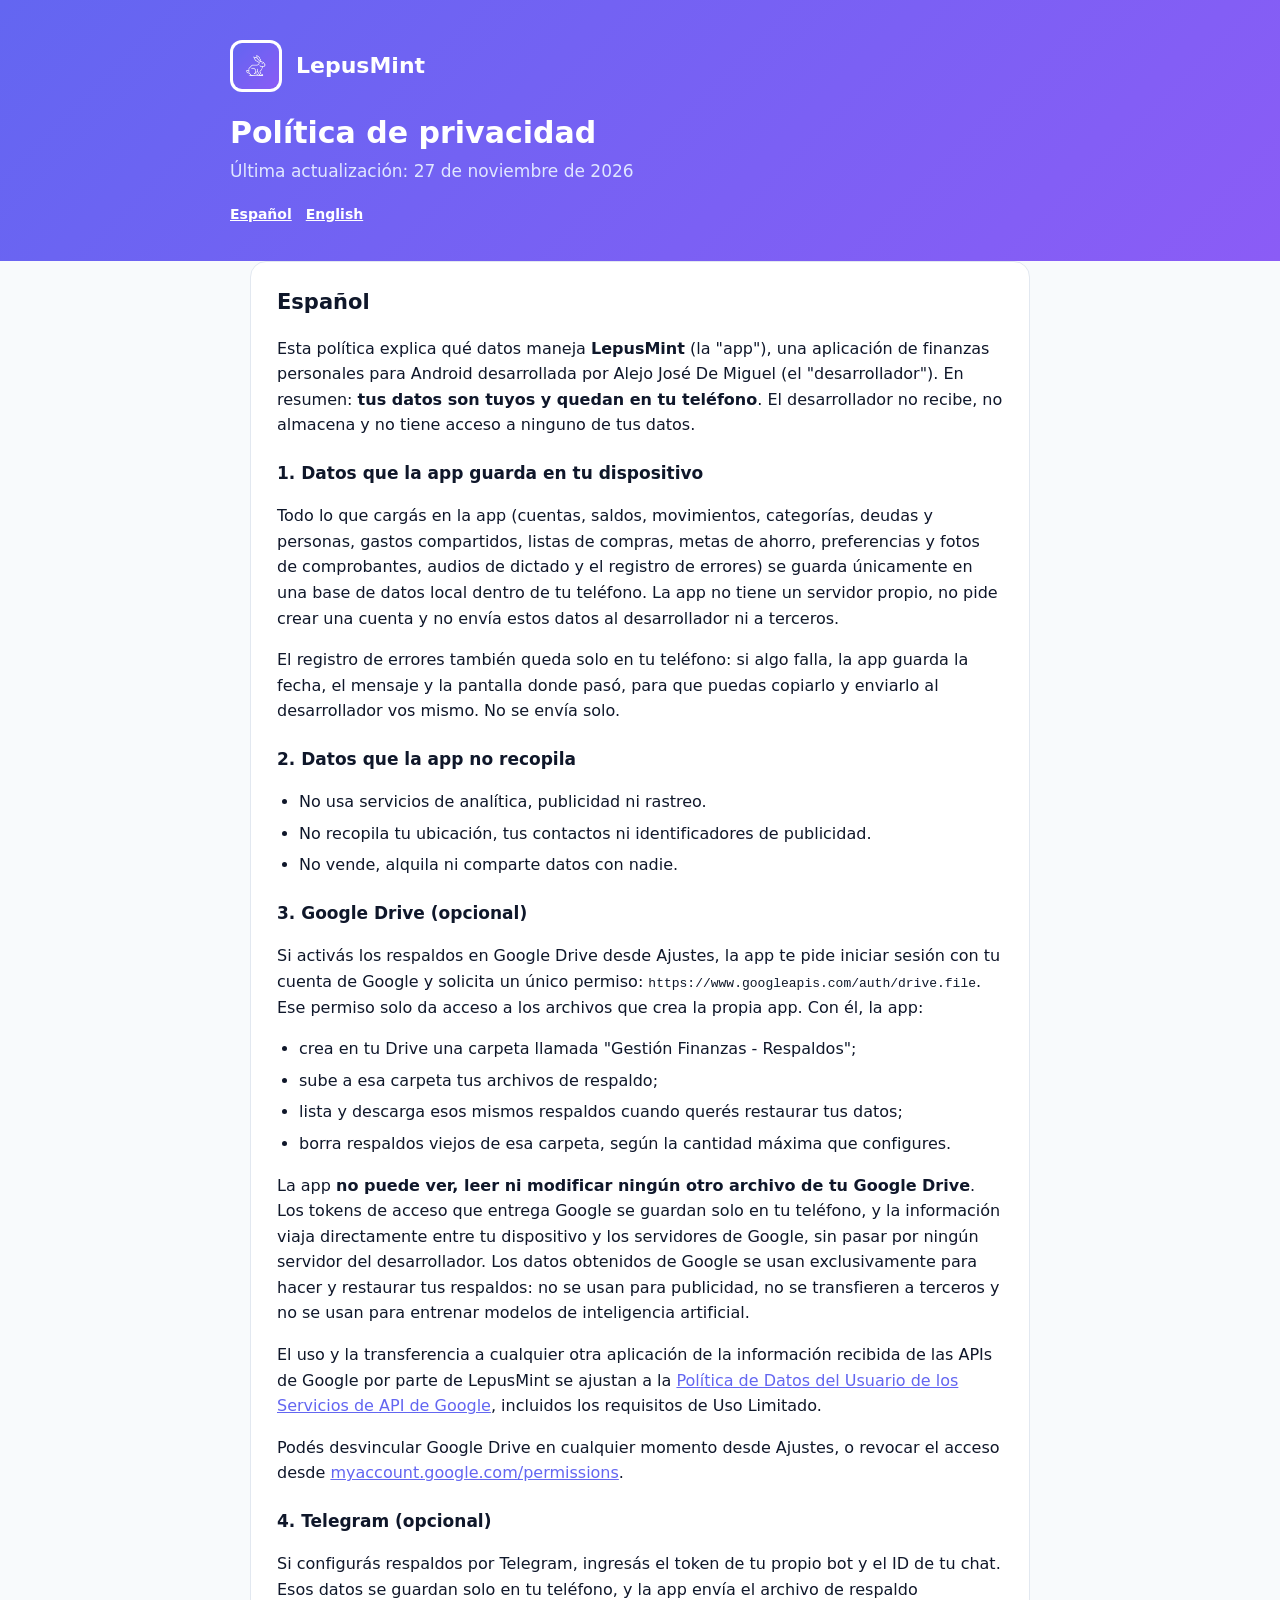
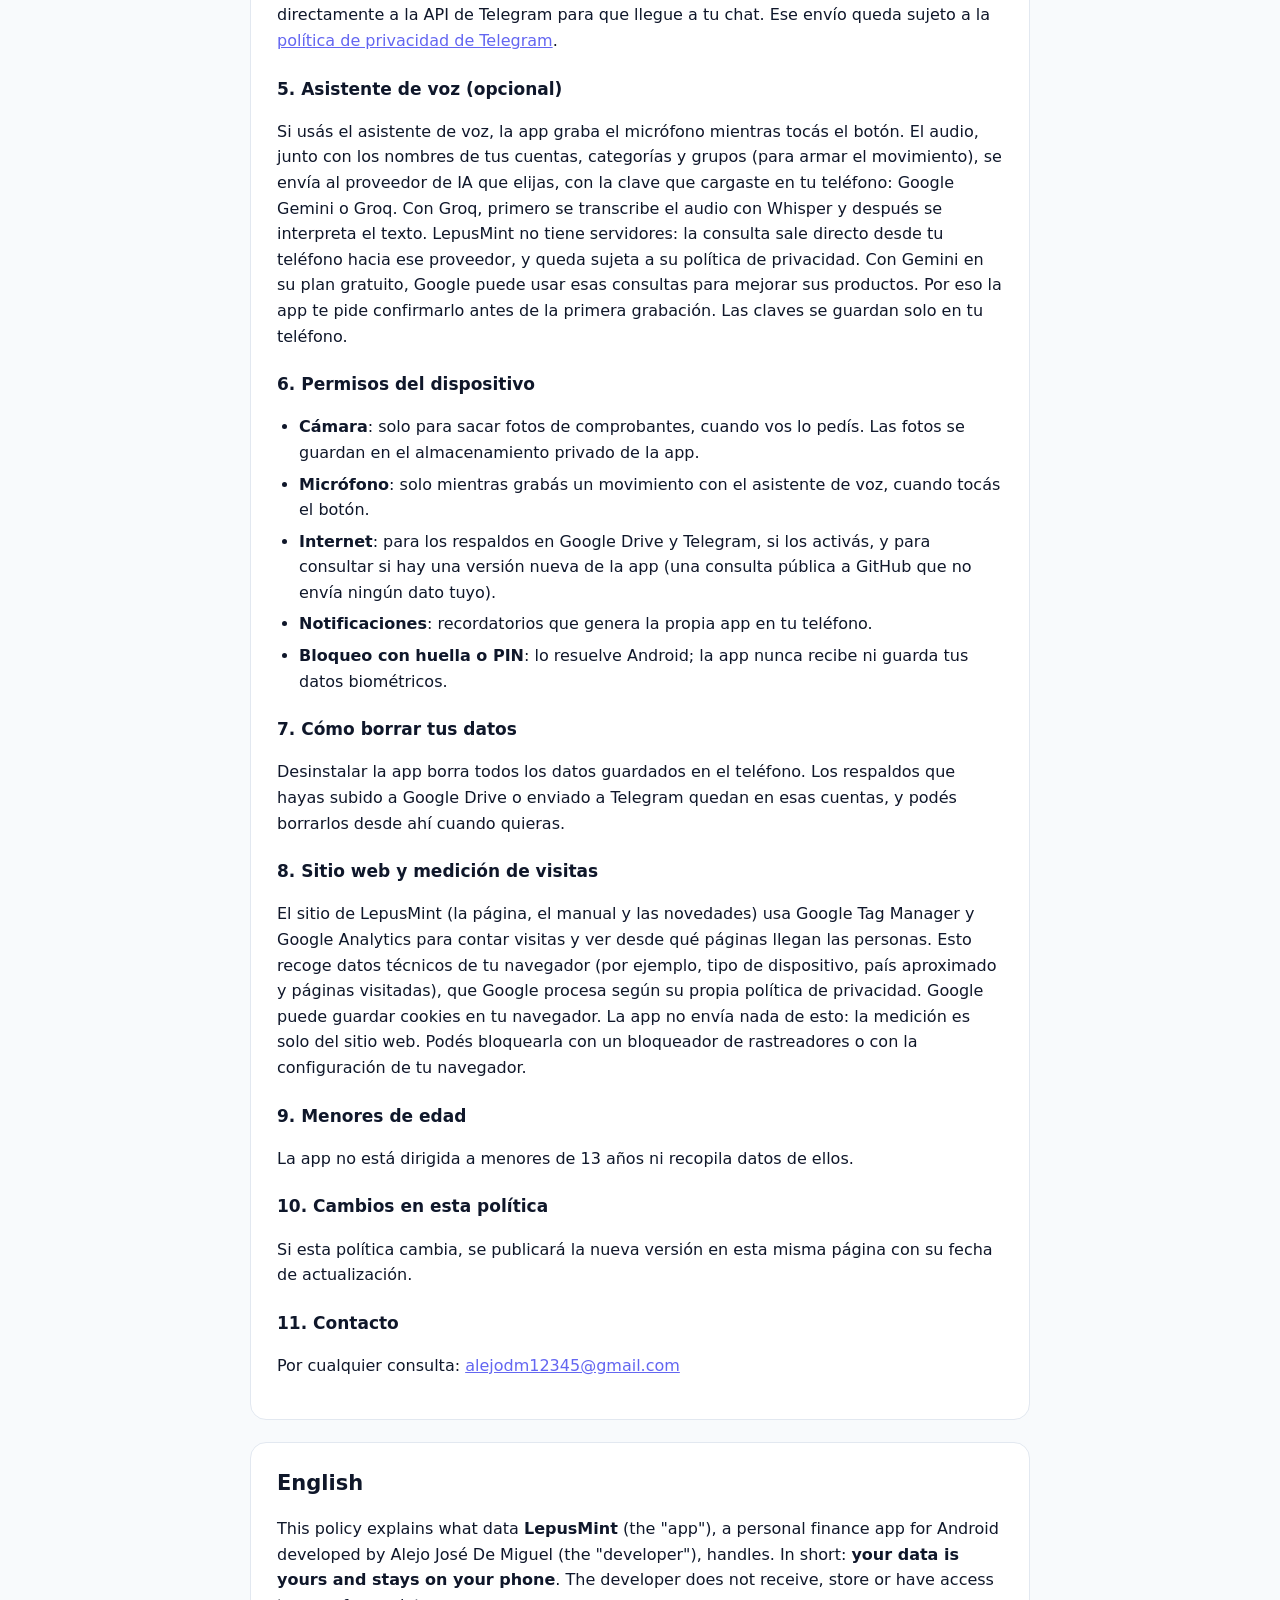
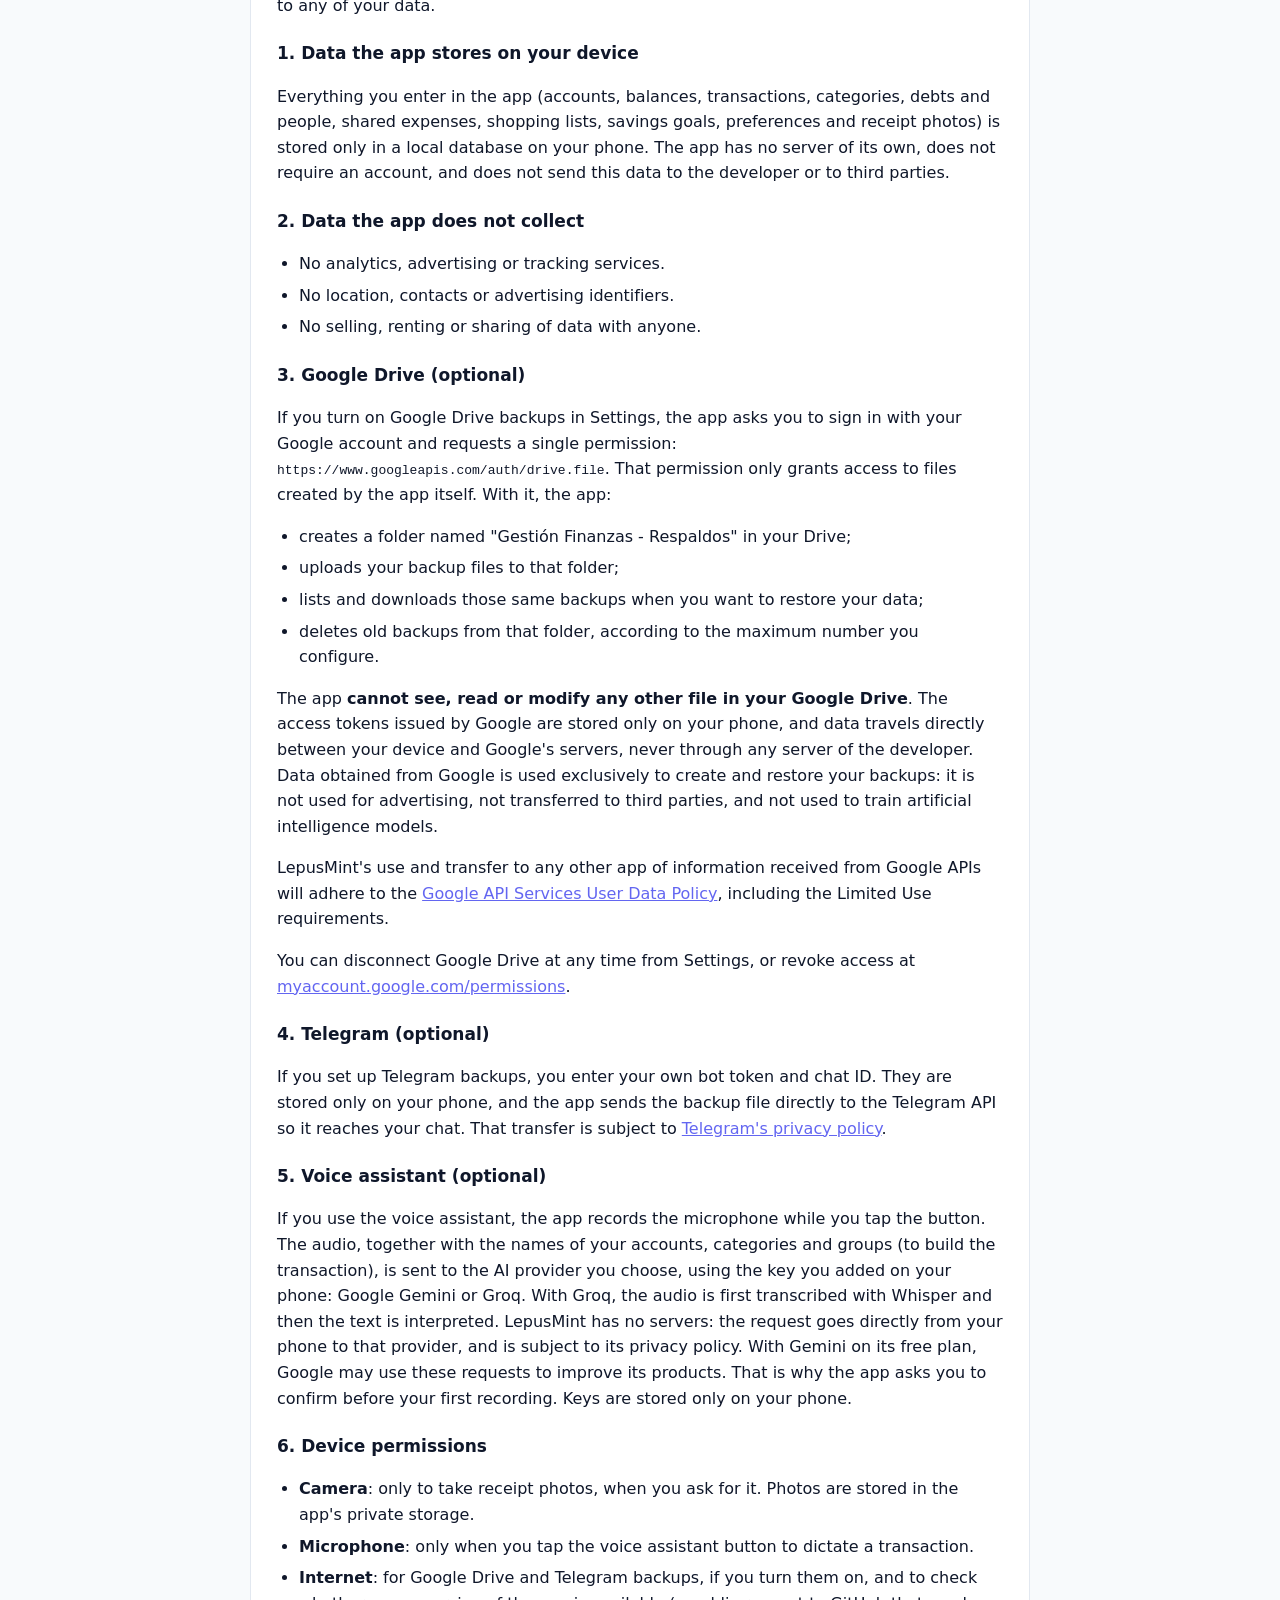
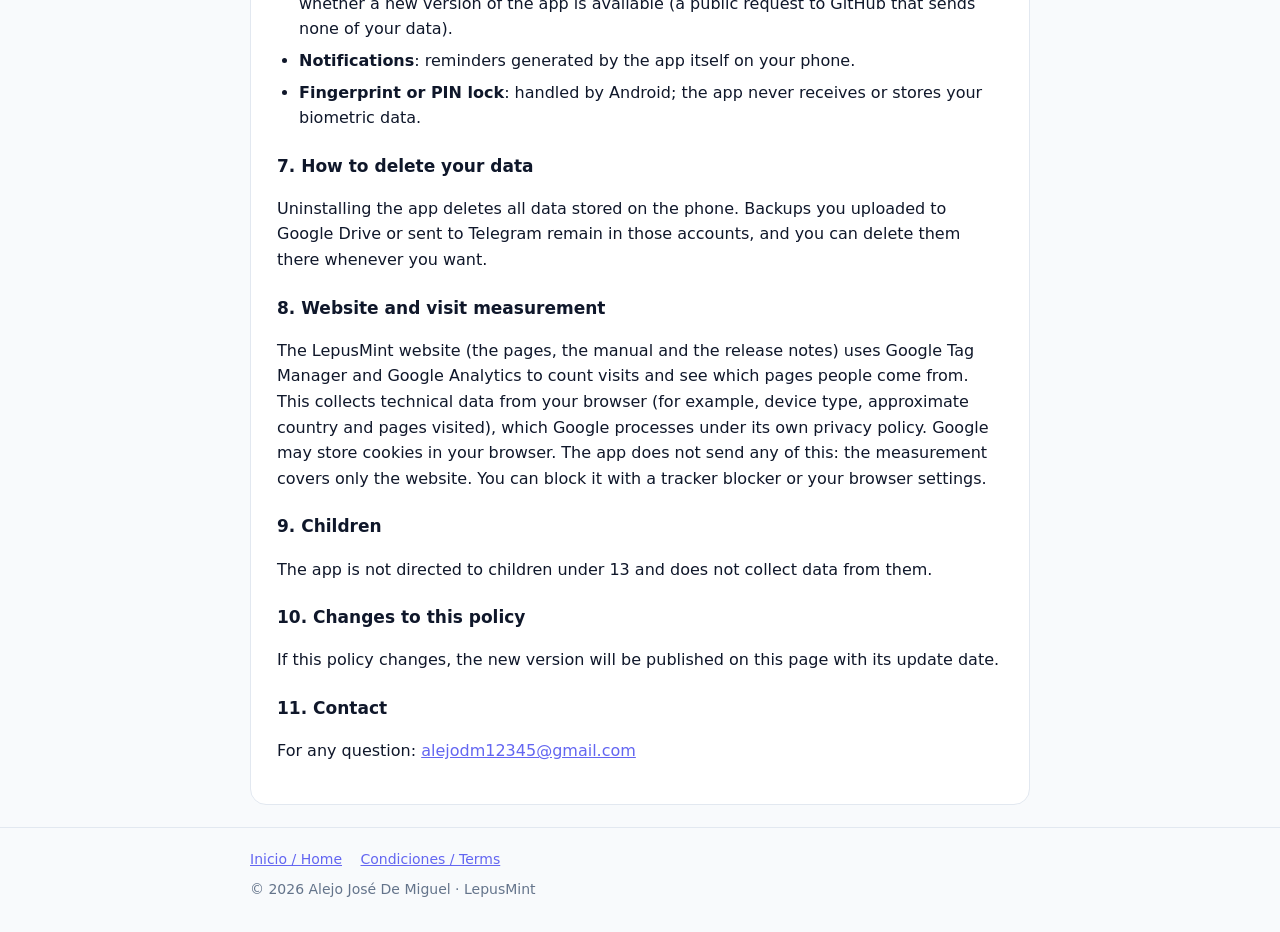
<file: privacy.html>
<!DOCTYPE html>
<html lang="es">
<head>
<script async src="https://www.googletagmanager.com/gtm.js?id=GTM-TM3XGFKM"></script>
<script>
  window.dataLayer = window.dataLayer || [];
  function gtag(){dataLayer.push(arguments);}
  gtag('js', new Date());
</script>
  <meta charset="utf-8">
  <meta name="viewport" content="width=device-width, initial-scale=1">
  <title>Política de privacidad — LepusMint</title>
  <meta name="description" content="Cómo trata tus datos LepusMint: todo queda en tu teléfono, sin servidores ni analíticas. Qué hace con el permiso drive.file de Google Drive y con Telegram.">
  <meta name="author" content="Alejo José De Miguel">
  <meta name="robots" content="index, follow">
  <meta name="theme-color" content="#6366f1">
  <link rel="canonical" href="https://alejodm.github.io/lepusmint-gestionfinanzas/privacy.html">
  <meta property="og:type" content="website">
  <meta property="og:site_name" content="LepusMint">
  <meta property="og:title" content="Política de privacidad — LepusMint">
  <meta property="og:description" content="Cómo trata tus datos LepusMint: todo queda en tu teléfono, sin servidores ni analíticas. Qué hace con el permiso drive.file de Google Drive y con Telegram.">
  <meta property="og:url" content="https://alejodm.github.io/lepusmint-gestionfinanzas/privacy.html">
  <meta property="og:image" content="https://alejodm.github.io/lepusmint-gestionfinanzas/og-image.png">
  <meta property="og:image:width" content="1200">
  <meta property="og:image:height" content="630">
  <meta property="og:image:alt" content="LepusMint — Tus finanzas personales, en tu teléfono">
  <meta property="og:locale" content="es_AR">
  <meta property="og:locale:alternate" content="en_US">
  <meta name="twitter:card" content="summary_large_image">
  <meta name="twitter:title" content="Política de privacidad — LepusMint">
  <meta name="twitter:description" content="Cómo trata tus datos LepusMint: todo queda en tu teléfono, sin servidores ni analíticas. Qué hace con el permiso drive.file de Google Drive y con Telegram.">
  <meta name="twitter:image" content="https://alejodm.github.io/lepusmint-gestionfinanzas/og-image.png">
  <link rel="icon" href="lepusmint-logo.png">
  <link rel="stylesheet" href="style.css">
</head>
<body>
  <header>
    <div class="wrap">
      <a class="brand" href="./"><img src="lepusmint-logo.png" alt="LepusMint"><span>LepusMint</span></a>
      <h1>Política de privacidad</h1>
      <p>Última actualización: 27 de noviembre de 2026</p>
      <nav class="lang"><a href="#es">Español</a><a href="#en">English</a></nav>
    </div>
  </header>

  <main class="wrap">
    <section class="card" id="es">
      <h2>Español</h2>
      <p>
        Esta política explica qué datos maneja <strong>LepusMint</strong> (la "app"), una aplicación
        de finanzas personales para Android desarrollada por Alejo José De Miguel (el
        "desarrollador"). En resumen: <strong>tus datos son tuyos y quedan en tu teléfono</strong>.
        El desarrollador no recibe, no almacena y no tiene acceso a ninguno de tus datos.
      </p>

      <h3>1. Datos que la app guarda en tu dispositivo</h3>
      <p>
        Todo lo que cargás en la app (cuentas, saldos, movimientos, categorías, deudas y personas,
        gastos compartidos, listas de compras, metas de ahorro, preferencias y fotos de comprobantes, audios de dictado y el registro de errores)
        se guarda únicamente en una base de datos local dentro de tu teléfono. La app no tiene un
        servidor propio, no pide crear una cuenta y no envía estos datos al desarrollador ni a
        terceros.
      </p>
      <p>
        El registro de errores también queda solo en tu teléfono: si algo falla, la app guarda la fecha, el mensaje
        y la pantalla donde pasó, para que puedas copiarlo y enviarlo al desarrollador vos mismo. No se envía solo.
      </p>

      <h3>2. Datos que la app no recopila</h3>
      <ul>
        <li>No usa servicios de analítica, publicidad ni rastreo.</li>
        <li>No recopila tu ubicación, tus contactos ni identificadores de publicidad.</li>
        <li>No vende, alquila ni comparte datos con nadie.</li>
      </ul>

      <h3>3. Google Drive (opcional)</h3>
      <p>
        Si activás los respaldos en Google Drive desde Ajustes, la app te pide iniciar sesión con tu
        cuenta de Google y solicita un único permiso: <code>https://www.googleapis.com/auth/drive.file</code>.
        Ese permiso solo da acceso a los archivos que crea la propia app. Con él, la app:
      </p>
      <ul>
        <li>crea en tu Drive una carpeta llamada "Gestión Finanzas - Respaldos";</li>
        <li>sube a esa carpeta tus archivos de respaldo;</li>
        <li>lista y descarga esos mismos respaldos cuando querés restaurar tus datos;</li>
        <li>borra respaldos viejos de esa carpeta, según la cantidad máxima que configures.</li>
      </ul>
      <p>
        La app <strong>no puede ver, leer ni modificar ningún otro archivo de tu Google Drive</strong>.
        Los tokens de acceso que entrega Google se guardan solo en tu teléfono, y la información viaja
        directamente entre tu dispositivo y los servidores de Google, sin pasar por ningún servidor
        del desarrollador. Los datos obtenidos de Google se usan exclusivamente para hacer y restaurar
        tus respaldos: no se usan para publicidad, no se transfieren a terceros y no se usan para
        entrenar modelos de inteligencia artificial.
      </p>
      <p>
        El uso y la transferencia a cualquier otra aplicación de la información recibida de las APIs
        de Google por parte de LepusMint se ajustan a la
        <a href="https://developers.google.com/terms/api-services-user-data-policy" target="_blank" rel="noopener">Política de Datos del Usuario de los Servicios de API de Google</a>,
        incluidos los requisitos de Uso Limitado.
      </p>
      <p>
        Podés desvincular Google Drive en cualquier momento desde Ajustes, o revocar el acceso desde
        <a href="https://myaccount.google.com/permissions" target="_blank" rel="noopener">myaccount.google.com/permissions</a>.
      </p>

      <h3>4. Telegram (opcional)</h3>
      <p>
        Si configurás respaldos por Telegram, ingresás el token de tu propio bot y el ID de tu chat.
        Esos datos se guardan solo en tu teléfono, y la app envía el archivo de respaldo directamente
        a la API de Telegram para que llegue a tu chat. Ese envío queda sujeto a la
        <a href="https://telegram.org/privacy" target="_blank" rel="noopener">política de privacidad de Telegram</a>.
      </p>

      <h3>5. Asistente de voz (opcional)</h3>
      <p>
        Si usás el asistente de voz, la app graba el micrófono mientras tocás el botón. El audio, junto
        con los nombres de tus cuentas, categorías y grupos (para armar el movimiento), se envía al
        proveedor de IA que elijas, con la clave que cargaste en tu teléfono: Google Gemini o Groq. Con
        Groq, primero se transcribe el audio con Whisper y después se interpreta el texto. LepusMint no
        tiene servidores: la consulta sale directo desde tu teléfono hacia ese proveedor, y queda sujeta a
        su política de privacidad. Con Gemini en su plan gratuito, Google puede usar esas consultas para
        mejorar sus productos. Por eso la app te pide confirmarlo antes de la primera grabación. Las claves
        se guardan solo en tu teléfono.
      </p>

      <h3>6. Permisos del dispositivo</h3>
      <ul>
        <li><strong>Cámara</strong>: solo para sacar fotos de comprobantes, cuando vos lo pedís. Las fotos se guardan en el almacenamiento privado de la app.</li>
        <li><strong>Micrófono</strong>: solo mientras grabás un movimiento con el asistente de voz, cuando tocás el botón.</li>
        <li><strong>Internet</strong>: para los respaldos en Google Drive y Telegram, si los activás, y para consultar si hay una versión nueva de la app (una consulta pública a GitHub que no envía ningún dato tuyo).</li>
        <li><strong>Notificaciones</strong>: recordatorios que genera la propia app en tu teléfono.</li>
        <li><strong>Bloqueo con huella o PIN</strong>: lo resuelve Android; la app nunca recibe ni guarda tus datos biométricos.</li>
      </ul>

      <h3>7. Cómo borrar tus datos</h3>
      <p>
        Desinstalar la app borra todos los datos guardados en el teléfono. Los respaldos que hayas
        subido a Google Drive o enviado a Telegram quedan en esas cuentas, y podés borrarlos desde
        ahí cuando quieras.
      </p>

      <h3>8. Sitio web y medición de visitas</h3>
      <p>
        El sitio de LepusMint (la página, el manual y las novedades) usa Google Tag Manager y Google Analytics para contar
        visitas y ver desde qué páginas llegan las personas. Esto recoge datos técnicos de tu navegador (por ejemplo, tipo de
        dispositivo, país aproximado y páginas visitadas), que Google procesa según su propia política de privacidad. Google
        puede guardar cookies en tu navegador. La app no envía nada de esto: la medición es solo del sitio web. Podés bloquearla
        con un bloqueador de rastreadores o con la configuración de tu navegador.
      </p>

      <h3>9. Menores de edad</h3>
      <p>La app no está dirigida a menores de 13 años ni recopila datos de ellos.</p>

      <h3>10. Cambios en esta política</h3>
      <p>
        Si esta política cambia, se publicará la nueva versión en esta misma página con su fecha de
        actualización.
      </p>

      <h3>11. Contacto</h3>
      <p>Por cualquier consulta: <a href="mailto:alejodm12345@gmail.com">alejodm12345@gmail.com</a></p>
    </section>

    <section class="card" id="en">
      <h2>English</h2>
      <p>
        This policy explains what data <strong>LepusMint</strong> (the "app"), a personal finance app
        for Android developed by Alejo José De Miguel (the "developer"), handles. In short:
        <strong>your data is yours and stays on your phone</strong>. The developer does not receive,
        store or have access to any of your data.
      </p>

      <h3>1. Data the app stores on your device</h3>
      <p>
        Everything you enter in the app (accounts, balances, transactions, categories, debts and
        people, shared expenses, shopping lists, savings goals, preferences and receipt photos) is
        stored only in a local database on your phone. The app has no server of its own, does not
        require an account, and does not send this data to the developer or to third parties.
      </p>

      <h3>2. Data the app does not collect</h3>
      <ul>
        <li>No analytics, advertising or tracking services.</li>
        <li>No location, contacts or advertising identifiers.</li>
        <li>No selling, renting or sharing of data with anyone.</li>
      </ul>

      <h3>3. Google Drive (optional)</h3>
      <p>
        If you turn on Google Drive backups in Settings, the app asks you to sign in with your Google
        account and requests a single permission: <code>https://www.googleapis.com/auth/drive.file</code>.
        That permission only grants access to files created by the app itself. With it, the app:
      </p>
      <ul>
        <li>creates a folder named "Gestión Finanzas - Respaldos" in your Drive;</li>
        <li>uploads your backup files to that folder;</li>
        <li>lists and downloads those same backups when you want to restore your data;</li>
        <li>deletes old backups from that folder, according to the maximum number you configure.</li>
      </ul>
      <p>
        The app <strong>cannot see, read or modify any other file in your Google Drive</strong>. The
        access tokens issued by Google are stored only on your phone, and data travels directly
        between your device and Google's servers, never through any server of the developer. Data
        obtained from Google is used exclusively to create and restore your backups: it is not used
        for advertising, not transferred to third parties, and not used to train artificial
        intelligence models.
      </p>
      <p>
        LepusMint's use and transfer to any other app of information received from Google APIs will
        adhere to the
        <a href="https://developers.google.com/terms/api-services-user-data-policy" target="_blank" rel="noopener">Google API Services User Data Policy</a>,
        including the Limited Use requirements.
      </p>
      <p>
        You can disconnect Google Drive at any time from Settings, or revoke access at
        <a href="https://myaccount.google.com/permissions" target="_blank" rel="noopener">myaccount.google.com/permissions</a>.
      </p>

      <h3>4. Telegram (optional)</h3>
      <p>
        If you set up Telegram backups, you enter your own bot token and chat ID. They are stored only
        on your phone, and the app sends the backup file directly to the Telegram API so it reaches
        your chat. That transfer is subject to
        <a href="https://telegram.org/privacy" target="_blank" rel="noopener">Telegram's privacy policy</a>.
      </p>

      <h3>5. Voice assistant (optional)</h3>
      <p>
        If you use the voice assistant, the app records the microphone while you tap the button. The audio,
        together with the names of your accounts, categories and groups (to build the transaction), is sent
        to the AI provider you choose, using the key you added on your phone: Google Gemini or Groq. With
        Groq, the audio is first transcribed with Whisper and then the text is interpreted. LepusMint has no
        servers: the request goes directly from your phone to that provider, and is subject to its privacy
        policy. With Gemini on its free plan, Google may use these requests to improve its products. That is
        why the app asks you to confirm before your first recording. Keys are stored only on your phone.
      </p>

      <h3>6. Device permissions</h3>
      <ul>
        <li><strong>Camera</strong>: only to take receipt photos, when you ask for it. Photos are stored in the app's private storage.</li>
        <li><strong>Microphone</strong>: only when you tap the voice assistant button to dictate a transaction.</li>
        <li><strong>Internet</strong>: for Google Drive and Telegram backups, if you turn them on, and to check whether a new version of the app is available (a public request to GitHub that sends none of your data).</li>
        <li><strong>Notifications</strong>: reminders generated by the app itself on your phone.</li>
        <li><strong>Fingerprint or PIN lock</strong>: handled by Android; the app never receives or stores your biometric data.</li>
      </ul>

      <h3>7. How to delete your data</h3>
      <p>
        Uninstalling the app deletes all data stored on the phone. Backups you uploaded to Google
        Drive or sent to Telegram remain in those accounts, and you can delete them there whenever you
        want.
      </p>

      <h3>8. Website and visit measurement</h3>
      <p>
        The LepusMint website (the pages, the manual and the release notes) uses Google Tag Manager and Google Analytics to count
        visits and see which pages people come from. This collects technical data from your browser (for example, device type,
        approximate country and pages visited), which Google processes under its own privacy policy. Google may store cookies in
        your browser. The app does not send any of this: the measurement covers only the website. You can block it with a tracker
        blocker or your browser settings.
      </p>

      <h3>9. Children</h3>
      <p>The app is not directed to children under 13 and does not collect data from them.</p>

      <h3>10. Changes to this policy</h3>
      <p>If this policy changes, the new version will be published on this page with its update date.</p>

      <h3>11. Contact</h3>
      <p>For any question: <a href="mailto:alejodm12345@gmail.com">alejodm12345@gmail.com</a></p>
    </section>
  </main>

  <footer>
    <div class="wrap">
      <a href="./">Inicio / Home</a>
      <a href="terms.html">Condiciones / Terms</a>
      <div style="margin-top:8px;">© 2026 Alejo José De Miguel · LepusMint</div>
    </div>
  </footer>
</body>
</html>
</file>
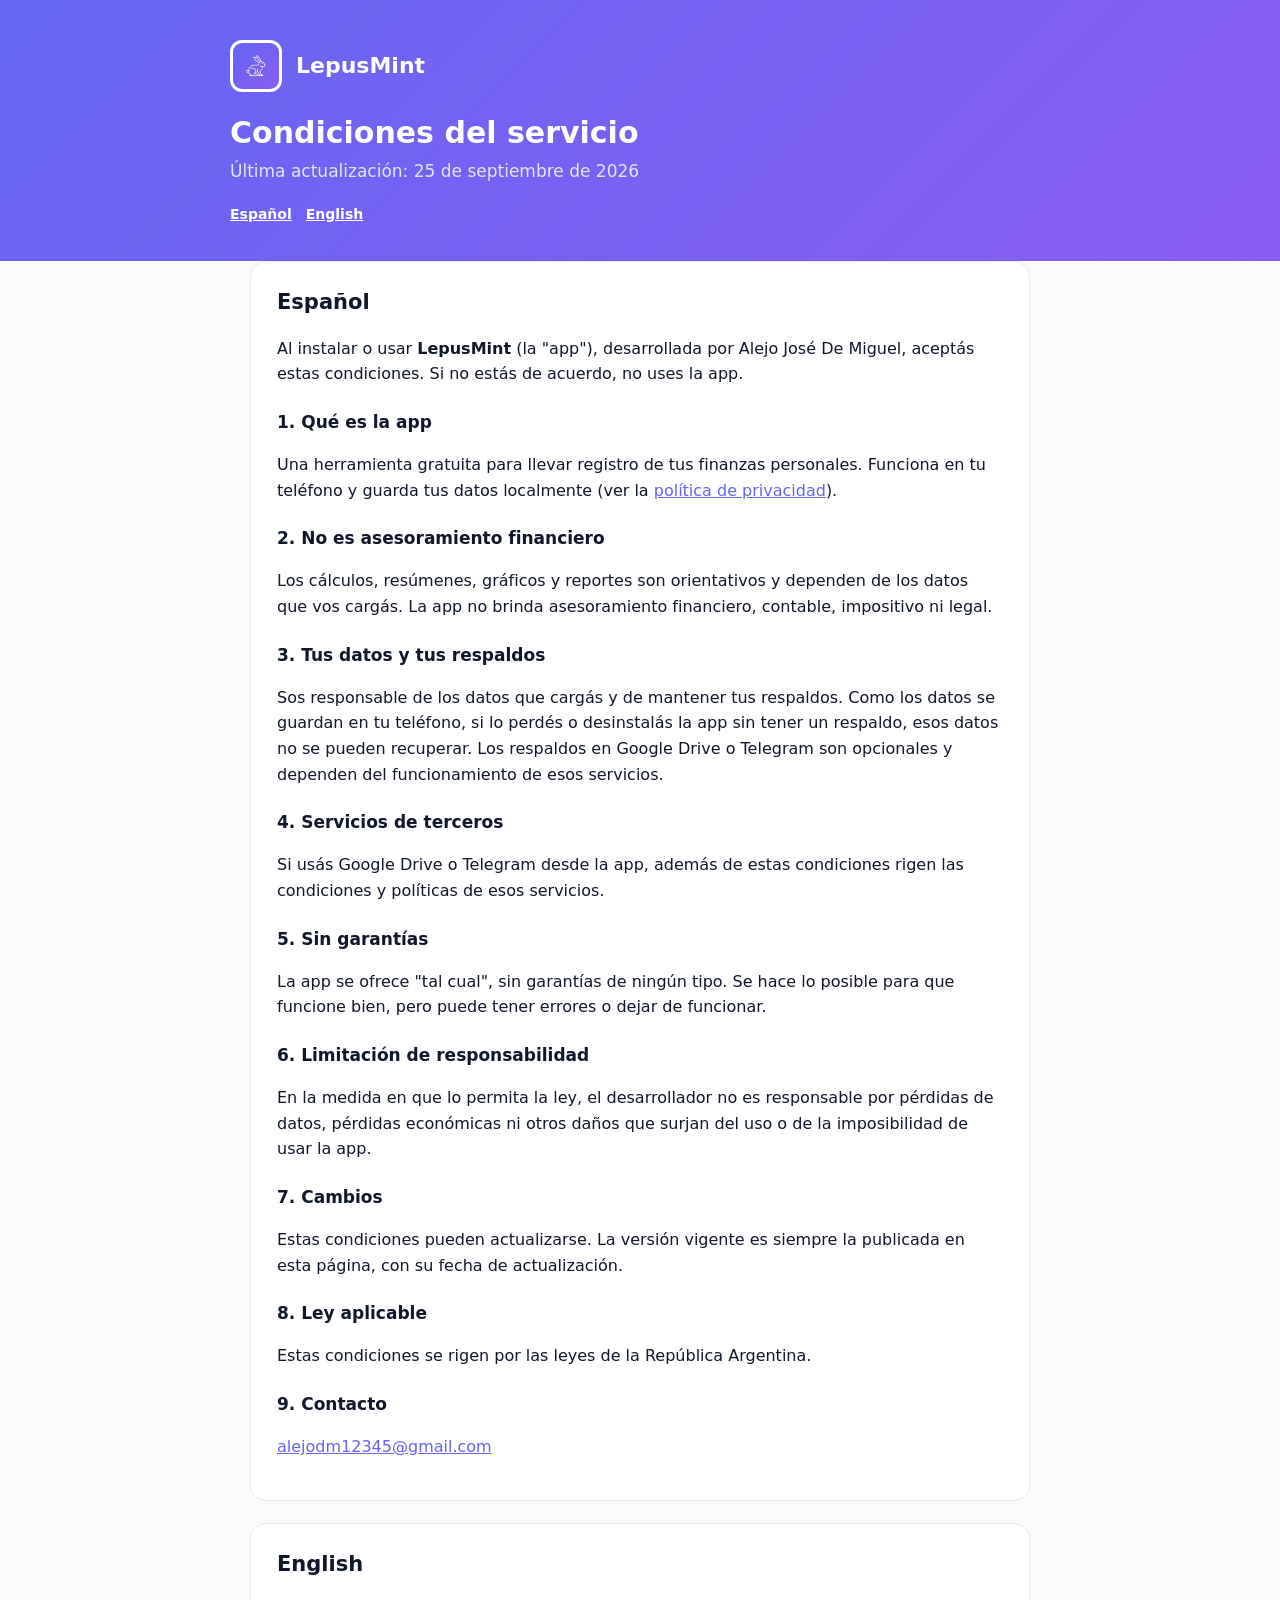
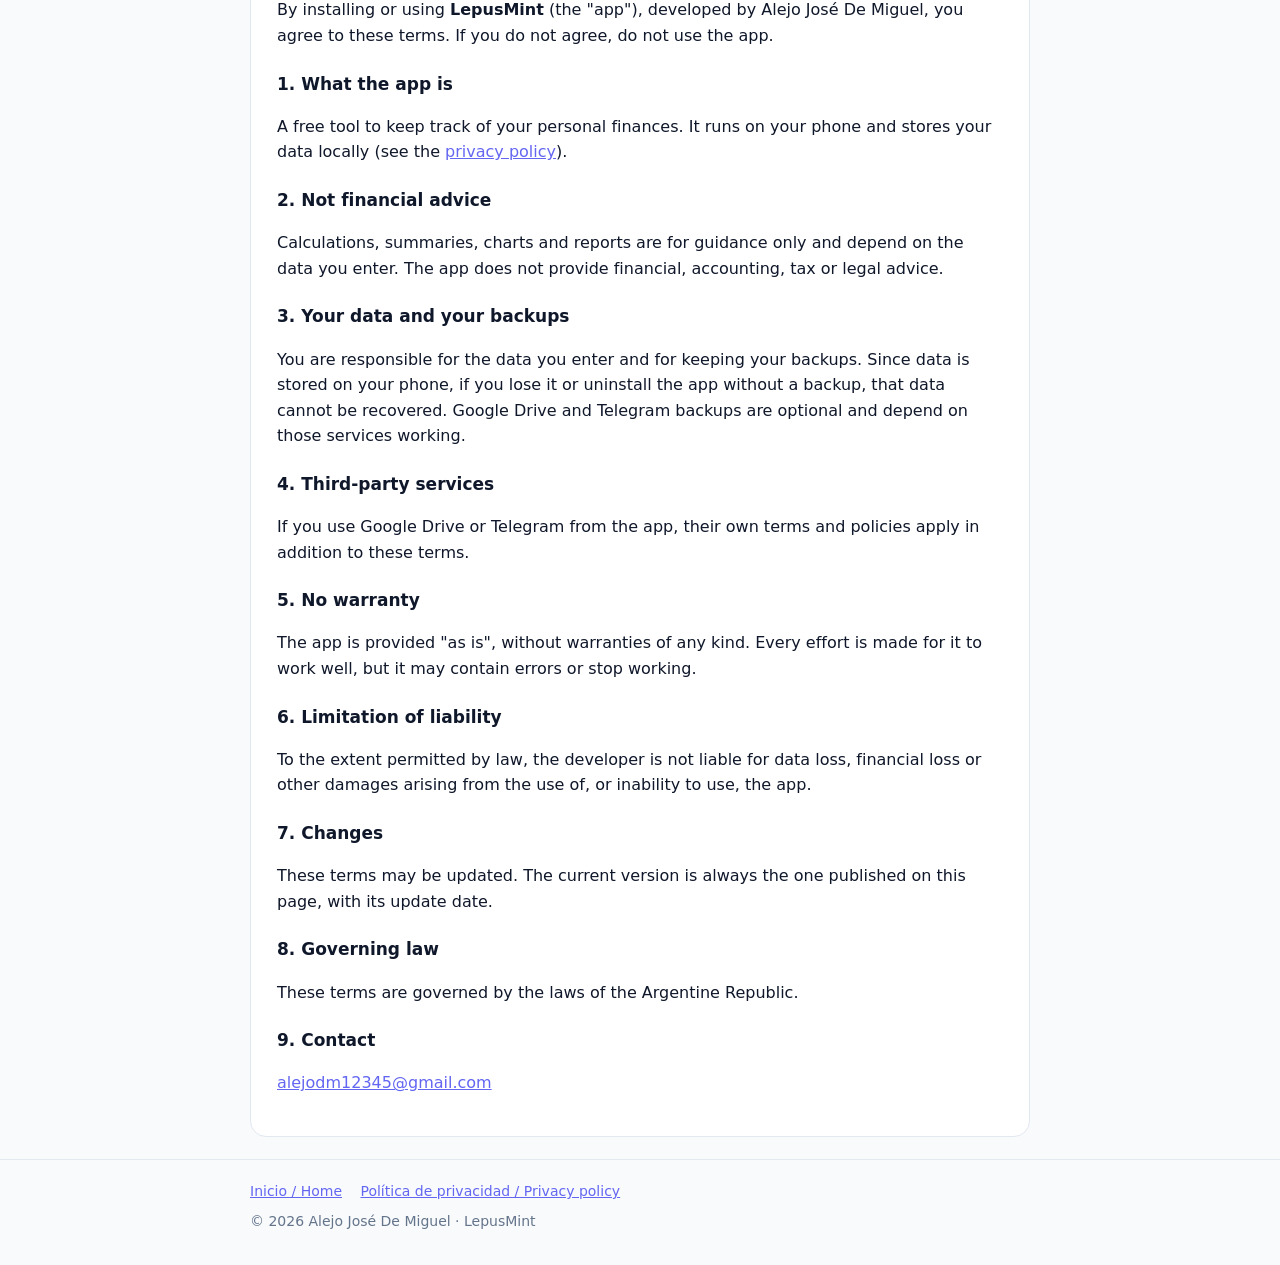
<file: terms.html>
<!DOCTYPE html>
<html lang="es">
<head>
<script async src="https://www.googletagmanager.com/gtm.js?id=GTM-TM3XGFKM"></script>
<script>
  window.dataLayer = window.dataLayer || [];
  function gtag(){dataLayer.push(arguments);}
  gtag('js', new Date());
</script>
  <meta charset="utf-8">
  <meta name="viewport" content="width=device-width, initial-scale=1">
  <title>Condiciones del servicio — LepusMint</title>
  <meta name="description" content="Condiciones de uso de LepusMint, app gratuita de finanzas personales para Android: uso personal, respaldos, servicios de terceros y responsabilidad.">
  <meta name="author" content="Alejo José De Miguel">
  <meta name="robots" content="index, follow">
  <meta name="theme-color" content="#6366f1">
  <link rel="canonical" href="https://alejodm.github.io/lepusmint-gestionfinanzas/terms.html">
  <meta property="og:type" content="website">
  <meta property="og:site_name" content="LepusMint">
  <meta property="og:title" content="Condiciones del servicio — LepusMint">
  <meta property="og:description" content="Condiciones de uso de LepusMint, app gratuita de finanzas personales para Android: uso personal, respaldos, servicios de terceros y responsabilidad.">
  <meta property="og:url" content="https://alejodm.github.io/lepusmint-gestionfinanzas/terms.html">
  <meta property="og:image" content="https://alejodm.github.io/lepusmint-gestionfinanzas/og-image.png">
  <meta property="og:image:width" content="1200">
  <meta property="og:image:height" content="630">
  <meta property="og:image:alt" content="LepusMint — Tus finanzas personales, en tu teléfono">
  <meta property="og:locale" content="es_AR">
  <meta property="og:locale:alternate" content="en_US">
  <meta name="twitter:card" content="summary_large_image">
  <meta name="twitter:title" content="Condiciones del servicio — LepusMint">
  <meta name="twitter:description" content="Condiciones de uso de LepusMint, app gratuita de finanzas personales para Android: uso personal, respaldos, servicios de terceros y responsabilidad.">
  <meta name="twitter:image" content="https://alejodm.github.io/lepusmint-gestionfinanzas/og-image.png">
  <link rel="icon" href="lepusmint-logo.png">
  <link rel="stylesheet" href="style.css">
</head>
<body>
  <header>
    <div class="wrap">
      <a class="brand" href="./"><img src="lepusmint-logo.png" alt="LepusMint"><span>LepusMint</span></a>
      <h1>Condiciones del servicio</h1>
      <p>Última actualización: 25 de septiembre de 2026</p>
      <nav class="lang"><a href="#es">Español</a><a href="#en">English</a></nav>
    </div>
  </header>

  <main class="wrap">
    <section class="card" id="es">
      <h2>Español</h2>
      <p>
        Al instalar o usar <strong>LepusMint</strong> (la "app"), desarrollada por Alejo José De
        Miguel, aceptás estas condiciones. Si no estás de acuerdo, no uses la app.
      </p>

      <h3>1. Qué es la app</h3>
      <p>
        Una herramienta gratuita para llevar registro de tus finanzas personales. Funciona en tu
        teléfono y guarda tus datos localmente (ver la <a href="privacy.html">política de privacidad</a>).
      </p>

      <h3>2. No es asesoramiento financiero</h3>
      <p>
        Los cálculos, resúmenes, gráficos y reportes son orientativos y dependen de los datos que vos
        cargás. La app no brinda asesoramiento financiero, contable, impositivo ni legal.
      </p>

      <h3>3. Tus datos y tus respaldos</h3>
      <p>
        Sos responsable de los datos que cargás y de mantener tus respaldos. Como los datos se guardan
        en tu teléfono, si lo perdés o desinstalás la app sin tener un respaldo, esos datos no se
        pueden recuperar. Los respaldos en Google Drive o Telegram son opcionales y dependen del
        funcionamiento de esos servicios.
      </p>

      <h3>4. Servicios de terceros</h3>
      <p>
        Si usás Google Drive o Telegram desde la app, además de estas condiciones rigen las
        condiciones y políticas de esos servicios.
      </p>

      <h3>5. Sin garantías</h3>
      <p>
        La app se ofrece "tal cual", sin garantías de ningún tipo. Se hace lo posible para que
        funcione bien, pero puede tener errores o dejar de funcionar.
      </p>

      <h3>6. Limitación de responsabilidad</h3>
      <p>
        En la medida en que lo permita la ley, el desarrollador no es responsable por pérdidas de
        datos, pérdidas económicas ni otros daños que surjan del uso o de la imposibilidad de usar la
        app.
      </p>

      <h3>7. Cambios</h3>
      <p>
        Estas condiciones pueden actualizarse. La versión vigente es siempre la publicada en esta
        página, con su fecha de actualización.
      </p>

      <h3>8. Ley aplicable</h3>
      <p>Estas condiciones se rigen por las leyes de la República Argentina.</p>

      <h3>9. Contacto</h3>
      <p><a href="mailto:alejodm12345@gmail.com">alejodm12345@gmail.com</a></p>
    </section>

    <section class="card" id="en">
      <h2>English</h2>
      <p>
        By installing or using <strong>LepusMint</strong> (the "app"), developed by Alejo José De
        Miguel, you agree to these terms. If you do not agree, do not use the app.
      </p>

      <h3>1. What the app is</h3>
      <p>
        A free tool to keep track of your personal finances. It runs on your phone and stores your
        data locally (see the <a href="privacy.html#en">privacy policy</a>).
      </p>

      <h3>2. Not financial advice</h3>
      <p>
        Calculations, summaries, charts and reports are for guidance only and depend on the data you
        enter. The app does not provide financial, accounting, tax or legal advice.
      </p>

      <h3>3. Your data and your backups</h3>
      <p>
        You are responsible for the data you enter and for keeping your backups. Since data is stored
        on your phone, if you lose it or uninstall the app without a backup, that data cannot be
        recovered. Google Drive and Telegram backups are optional and depend on those services working.
      </p>

      <h3>4. Third-party services</h3>
      <p>
        If you use Google Drive or Telegram from the app, their own terms and policies apply in
        addition to these terms.
      </p>

      <h3>5. No warranty</h3>
      <p>
        The app is provided "as is", without warranties of any kind. Every effort is made for it to
        work well, but it may contain errors or stop working.
      </p>

      <h3>6. Limitation of liability</h3>
      <p>
        To the extent permitted by law, the developer is not liable for data loss, financial loss or
        other damages arising from the use of, or inability to use, the app.
      </p>

      <h3>7. Changes</h3>
      <p>These terms may be updated. The current version is always the one published on this page, with its update date.</p>

      <h3>8. Governing law</h3>
      <p>These terms are governed by the laws of the Argentine Republic.</p>

      <h3>9. Contact</h3>
      <p><a href="mailto:alejodm12345@gmail.com">alejodm12345@gmail.com</a></p>
    </section>
  </main>

  <footer>
    <div class="wrap">
      <a href="./">Inicio / Home</a>
      <a href="privacy.html">Política de privacidad / Privacy policy</a>
      <div style="margin-top:8px;">© 2026 Alejo José De Miguel · LepusMint</div>
    </div>
  </footer>
</body>
</html>
</file>
<file: style.css>
:root {
  --primary: #6366f1;
  --tertiary: #8b5cf6;
  --text: #0f172a;
  --muted: #64748b;
  --border: #e2e8f0;
  --bg: #f8fafc;
  --card: #ffffff;
}

* { box-sizing: border-box; }

body {
  margin: 0;
  font-family: system-ui, -apple-system, "Segoe UI", Roboto, Helvetica, Arial, sans-serif;
  color: var(--text);
  background: var(--bg);
  line-height: 1.6;
}

header {
  background: linear-gradient(135deg, var(--primary), var(--tertiary));
  color: #fff;
  padding: 40px 20px 36px;
}

.wrap {
  max-width: 820px;
  margin: 0 auto;
  padding: 0 20px;
}

header .wrap { padding: 0; }

.brand {
  display: flex;
  align-items: center;
  gap: 14px;
  text-decoration: none;
  color: #fff;
}

.brand img {
  width: 52px;
  height: 52px;
  border-radius: 12px;
  background: #fff;
  padding: 3px;
}

.brand span { font-size: 22px; font-weight: 700; }

header h1 { font-size: 30px; margin: 22px 0 6px; line-height: 1.25; }
header p { margin: 0; color: #e0e7ff; font-size: 17px; }

nav.lang {
  margin-top: 18px;
  font-size: 14px;
}
nav.lang a { color: #fff; font-weight: 600; margin-right: 14px; }

main { padding: 32px 0 48px; }

section.card {
  background: var(--card);
  border: 1px solid var(--border);
  border-radius: 16px;
  padding: 24px 26px;
  margin-bottom: 22px;
}

h2 { font-size: 21px; margin: 0 0 12px; }
h3 { font-size: 17px; margin: 22px 0 6px; }

ul { padding-left: 22px; }
li { margin-bottom: 6px; }

a { color: var(--primary); }

.features {
  display: grid;
  grid-template-columns: repeat(auto-fit, minmax(220px, 1fr));
  gap: 14px;
  margin-top: 14px;
}

.feature {
  border: 1px solid var(--border);
  border-radius: 12px;
  padding: 14px 16px;
  background: var(--bg);
}
.feature strong { display: block; margin-bottom: 4px; }

.muted { color: var(--muted); font-size: 14px; }

.links {
  display: flex;
  flex-wrap: wrap;
  gap: 12px;
  margin-top: 8px;
}
.links a {
  display: inline-block;
  padding: 10px 16px;
  border-radius: 10px;
  background: var(--primary);
  color: #fff;
  text-decoration: none;
  font-weight: 600;
}

footer {
  border-top: 1px solid var(--border);
  padding: 20px 0 32px;
  color: var(--muted);
  font-size: 14px;
}
footer a { margin-right: 14px; }

.hero-links { margin-top: 22px; }
.hero-links a.cta { background: #fff; color: var(--primary); }
.hero-links a.ghost { background: transparent; color: #fff; border: 2px solid rgba(255, 255, 255, 0.7); }
.links.secondary a { background: var(--bg); color: var(--primary); border: 1px solid var(--border); }
</file>
